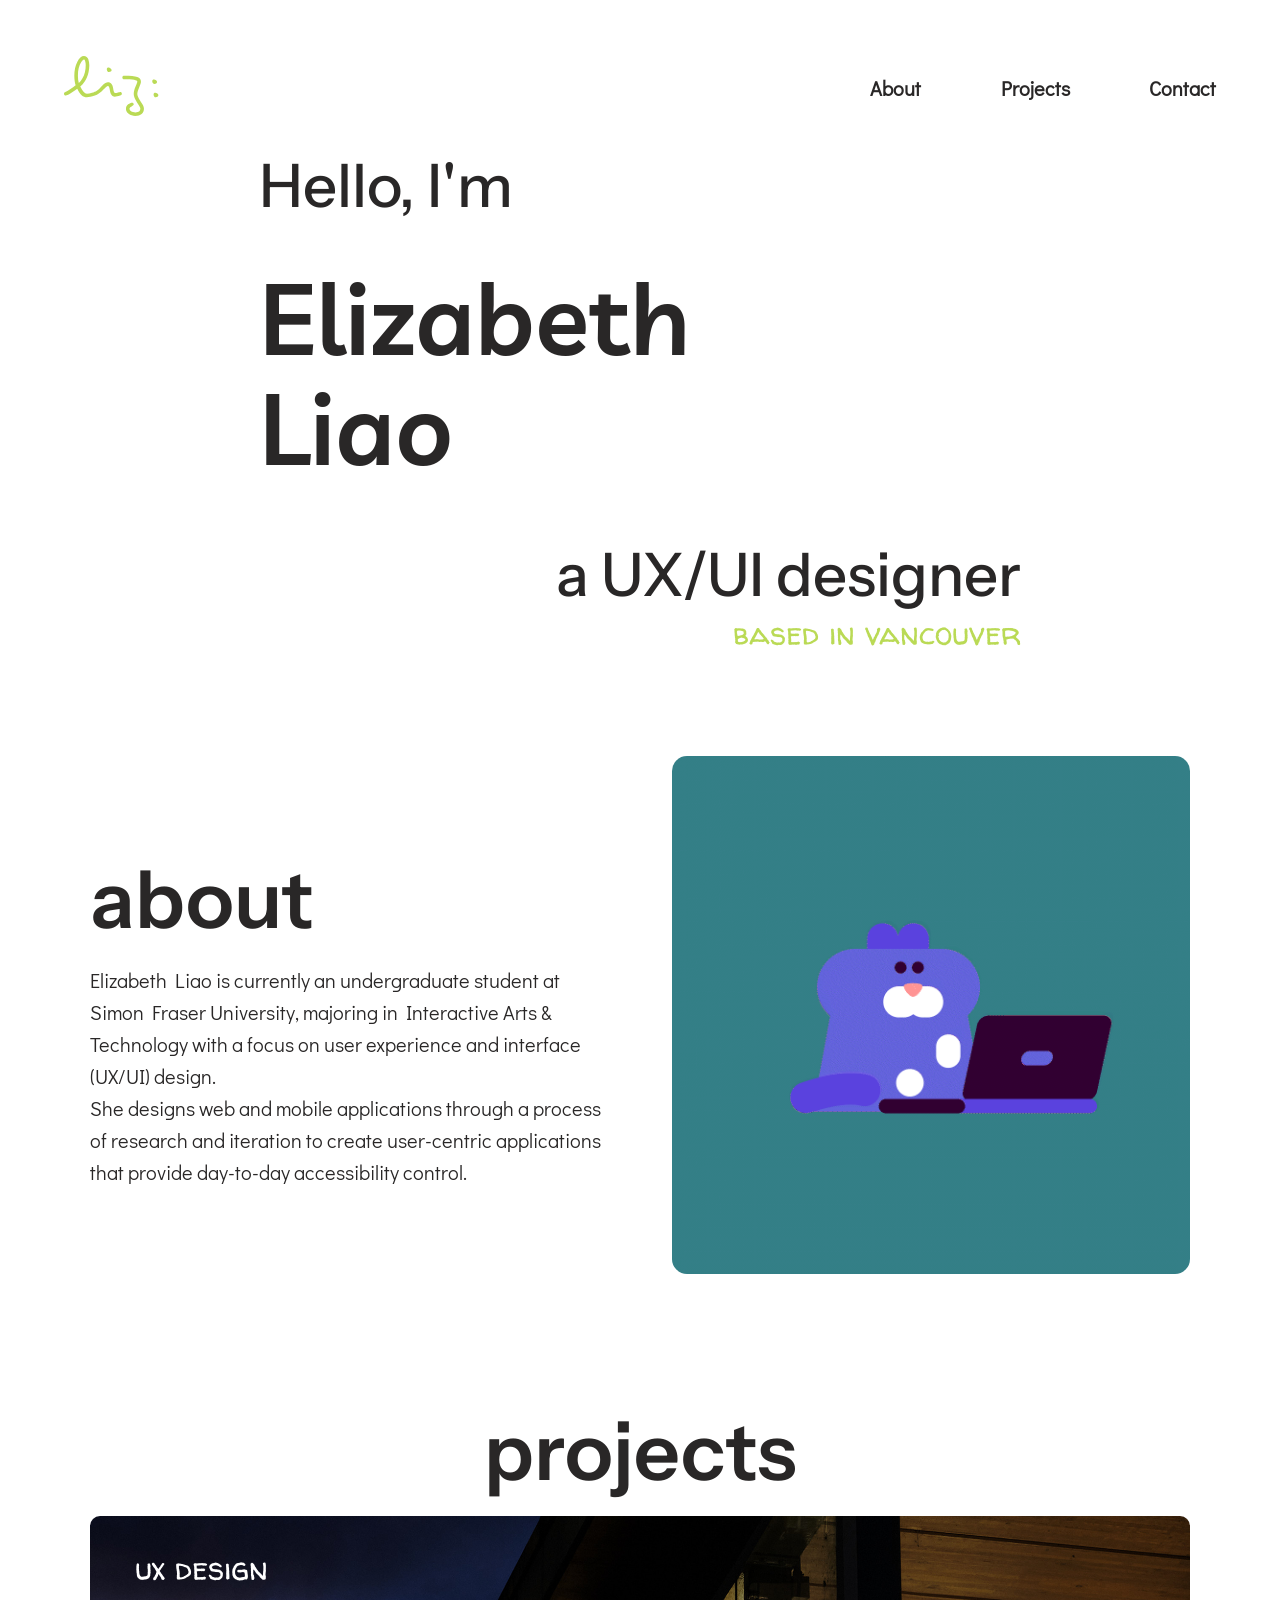
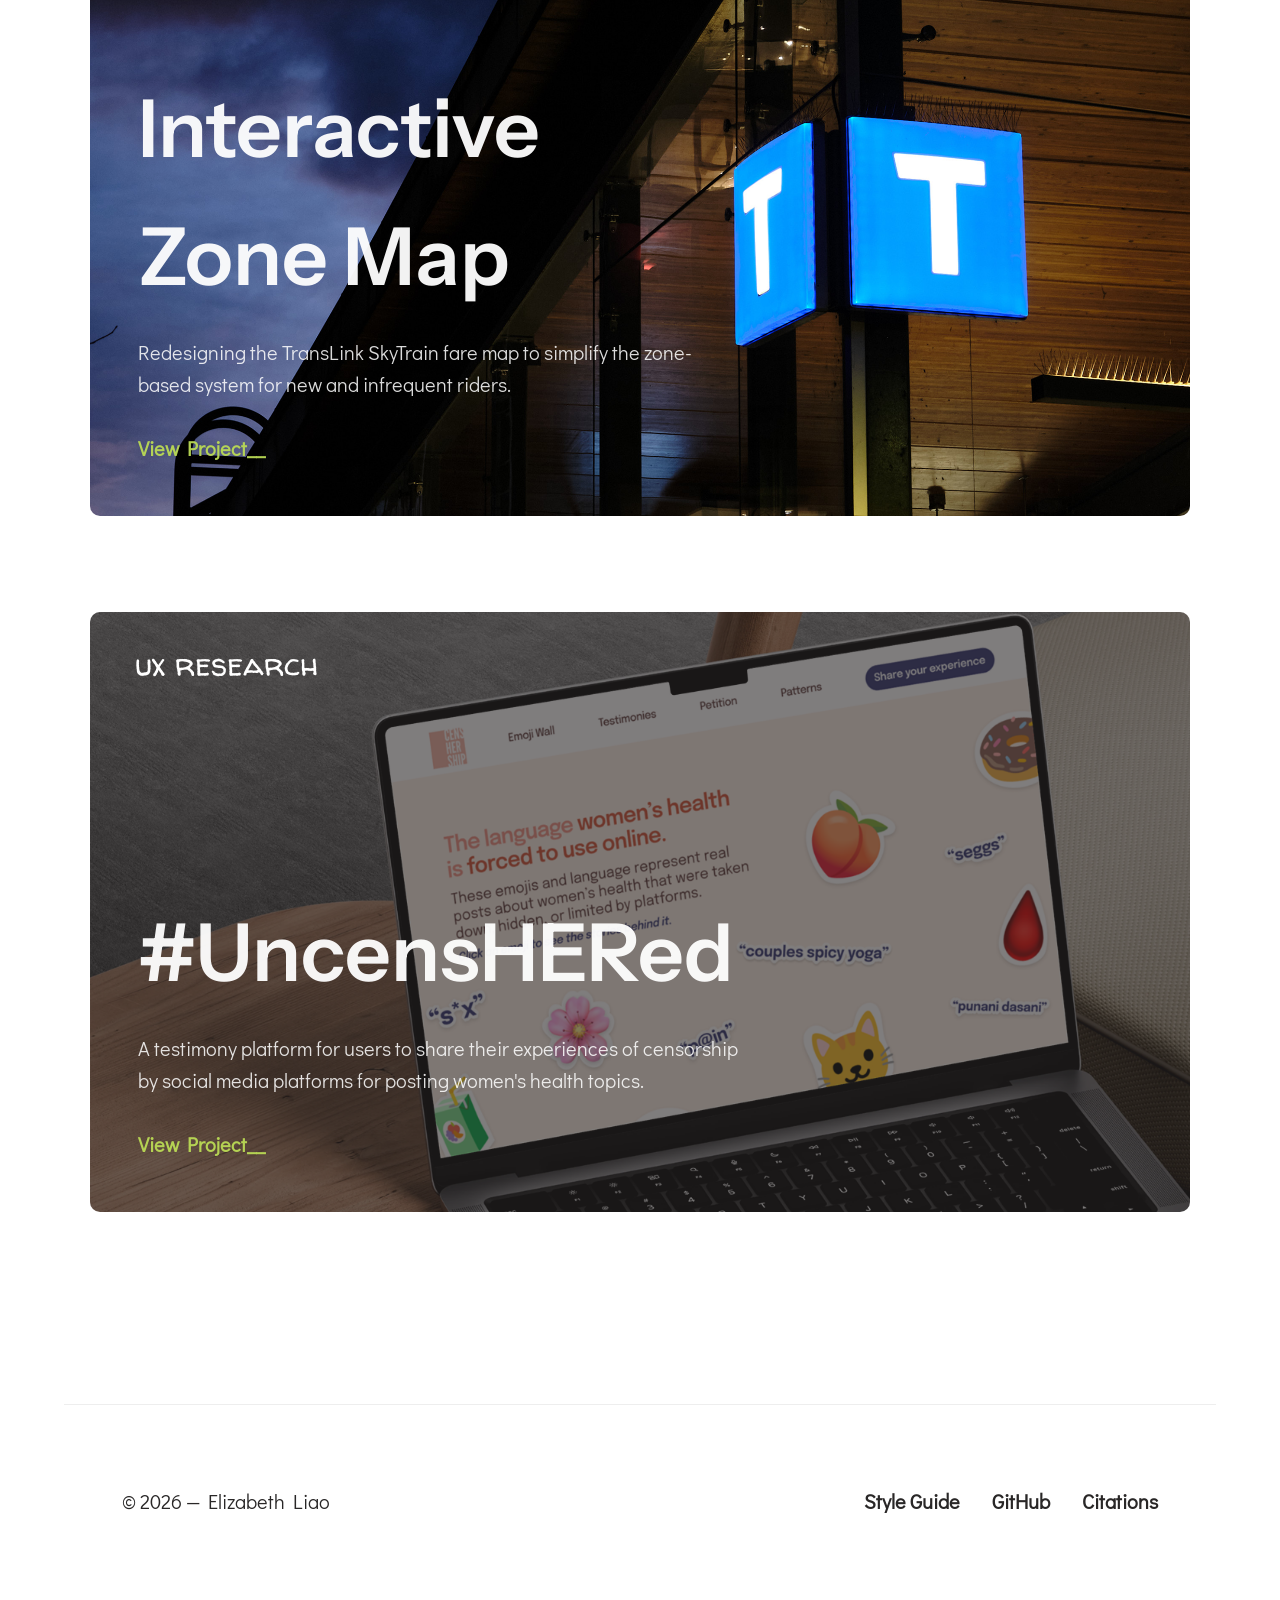
<file: index.html>
<!DOCTYPE html>
<html lang="en">

<head>
    <meta charset="UTF-8">
    <meta name="viewport" content="width=device-width, initial-scale=1.0">
    <link href="css/main.css" rel="stylesheet">
    <link href="css/pages.css" rel="stylesheet">
    <title>Elizabeth Liao - UX/UI Designer</title>

</head>

<body>
    <header class="project-header">
        <nav class="nav box">
            <div class="logo">
                <img src="img/logo.svg" alt="Logo">
            </div>
            <input type="checkbox" id="menu-toggle" class="menu-checkbox">
            <label for="menu-toggle" class="hamburger">
                <span></span>
                <span></span>
                <span></span>
            </label>
            <div class="nav-link">
                <a class="box-item-nav" href="#">About</a>
                <a class="box-item-nav" href="#projects">Projects</a>
                <a class="box-item-nav" href="contacts.html">Contact</a>
            </div>
            
        </nav>
    </header>

    <main>
        <section class="hero">
            <h3 class="hero-hello">Hello, I'm</h3>

            <h1 class="hero-name">
                Elizabeth<br>
                Liao
            </h1>

            <div class="hero-subtitle">
                <h3>a UX/UI designer</h3>
                <h4>based in vancouver</h4>
            </div>
        </section>

        <section class="about">
            <div class="about-text">
                <h2>about</h2>
                <p>Elizabeth Liao is currently an undergraduate student at Simon Fraser University, majoring in
                    Interactive Arts & Technology with a focus on user experience and interface (UX/UI) design.<br>
                    She designs web and mobile applications through a process of research and iteration to create
                    user-centric applications that provide day-to-day accessibility control.</p>
            </div>
            <div class="about-image">
                <img src="img/Cat.gif" alt="About Image">
            </div>
        </section>

        <section id="projects" class="projects">
            <h2 class="projects-heading">projects</h2>

            <div class="project-card">
                <div class="project-tags">
                    <h4><span class="category">ux design</span></h4>
                </div>

                <img src="img/translink-hero.png" alt="Project Thumbnail">

                <a href="projects/translink.html" class="card-overlay">
                    <div class="overlay-content">
                        <h2 class="project-title">Interactive<br>Zone Map</h2>
                        <p class="project-description">
                            Redesigning the TransLink SkyTrain fare map to simplify the zone-based system for new and
                            infrequent riders.
                        </p>
                        <p><span class="view-project"><strong>View Project__</strong></span></p>
                    </div>
                </a>
            </div>

            <div class="project-card">
                <div class="project-tags">
                    <h4><span class="category">ux research</span></h4>
                </div>

                <img src="img/uncenshered_hero.png" alt="Project Thumbnail">

                <a href="projects/uncenshered.html" class="card-overlay">
                    <div class="overlay-content">
                        <h2 class="project-title">#UncensHERed</h2>
                        <p class="project-description">
                            A testimony platform for users to share their experiences of censorship by social media
                            platforms for posting women's health topics.
                        </p>
                        <p><span class="view-project"><strong>View Project__</strong></span></p>
                    </div>
                </a>
            </div>
        </section>
    </main>

    <footer class="main-footer">
        <p class="footer-year">© 2026 — Elizabeth Liao</p>
        <div class="footer-links">
            <a href="styleguide.html" class="footer-link">Style Guide</a>
            <a href="https://github.com/rouyu0405/IAT339portfolio" class="footer-link">GitHub</a>
            <a href="citations.html" class="footer-link">Citations</a>
        </div>
    </footer>

</body>

</html>
</file>
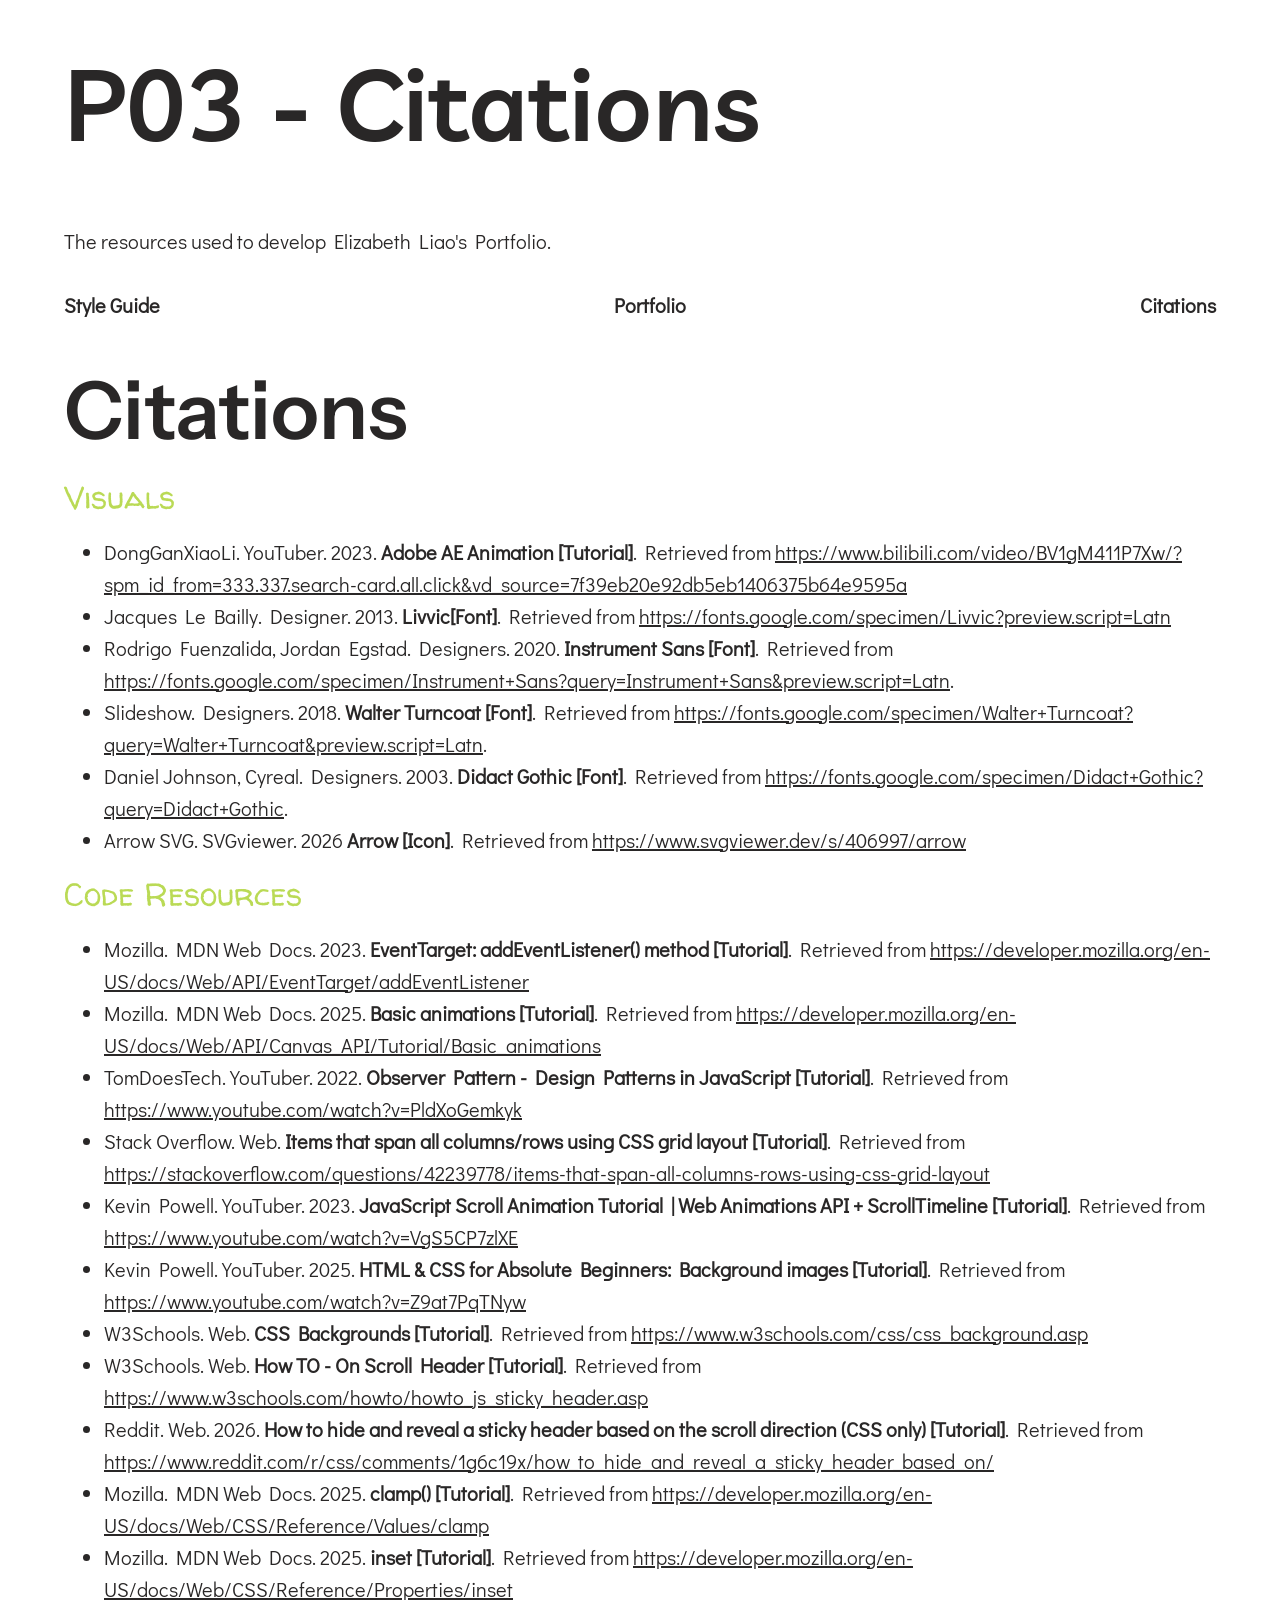
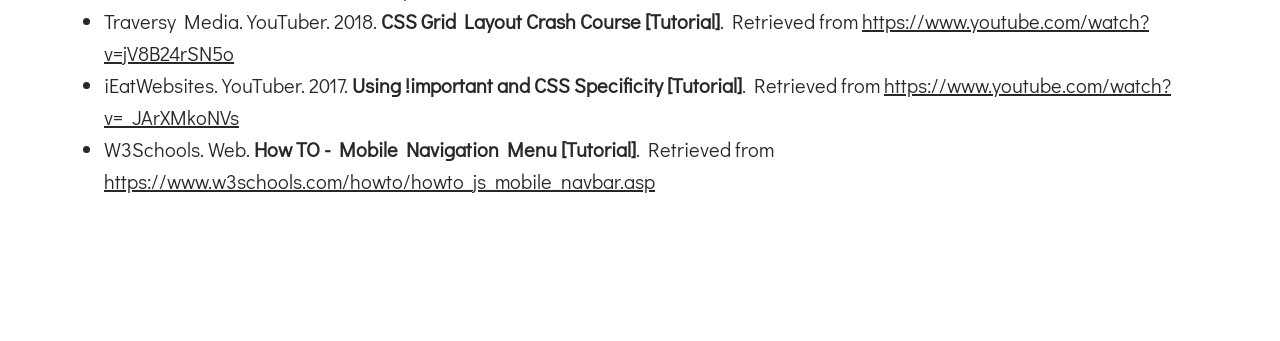
<file: citations.html>
<!DOCTYPE html>
<html lang="en">

<head>
    <meta charset="UTF-8">
    <meta name="viewport" content="width=device-width, initial-scale=1.0">
    <link href="css/main.css" rel="stylesheet">
    <link href="css/pages.css" rel="stylesheet">
    <title>Elizabeth Liao - UX/UI Designer</title>

</head>

<body>
    <header>
        <h1>P03 - Citations</h1>
        <p>The resources used to develop Elizabeth Liao's Portfolio.</p>

        <nav class="nav box">
            <a href="styleguide.html" class="box-item-nav">Style Guide</a>
            <a href="index.html" class="box-item-nav">Portfolio</a>
            <a href="#" class="box-item-nav">Citations</a>
        </nav>
    </header>


    <section id="citations">
        <h2>Citations</h2>

        <h4>Visuals</h4>
        <ul>
            <li>DongGanXiaoLi. YouTuber. 2023. <strong>Adobe AE Animation [Tutorial]</strong>. Retrieved from <a
                    href="https://www.bilibili.com/video/BV1gM411P7Xw/?spm_id_from=333.337.search-card.all.click&vd_source=7f39eb20e92db5eb1406375b64e9595a">https://www.bilibili.com/video/BV1gM411P7Xw/?spm_id_from=333.337.search-card.all.click&vd_source=7f39eb20e92db5eb1406375b64e9595a</a>
            </li>
            <li>Jacques Le Bailly. Designer. 2013. <strong>Livvic[Font]</strong>. Retrieved
                from <a
                    href="https://fonts.google.com/specimen/Livvic?preview.script=Latn">https://fonts.google.com/specimen/Livvic?preview.script=Latn</a>
            </li>
            <li>Rodrigo Fuenzalida, Jordan Egstad. Designers. 2020. <strong>Instrument Sans [Font]</strong>. Retrieved
                from <a
                    href="https://fonts.google.com/specimen/Instrument+Sans?query=Instrument+Sans&preview.script=Latn">https://fonts.google.com/specimen/Instrument+Sans?query=Instrument+Sans&preview.script=Latn</a>.
            </li>
            <li>Slideshow. Designers. 2018. <strong>Walter Turncoat [Font]</strong>. Retrieved from <a
                    href="https://fonts.google.com/specimen/Walter+Turncoat?query=Walter+Turncoat&preview.script=Latn">https://fonts.google.com/specimen/Walter+Turncoat?query=Walter+Turncoat&preview.script=Latn</a>.
            </li>
            <li>Daniel Johnson, Cyreal. Designers. 2003. <strong>Didact Gothic [Font]</strong>. Retrieved from <a
                    href="https://fonts.google.com/specimen/Didact+Gothic?query=Didact+Gothic">https://fonts.google.com/specimen/Didact+Gothic?query=Didact+Gothic</a>.
            </li>
            <li>Arrow SVG. SVGviewer. 2026 <strong>Arrow [Icon]</strong>. Retrieved from <a
                    href="https://www.svgviewer.dev/s/406997/arrow">https://www.svgviewer.dev/s/406997/arrow</a></li>
        </ul>

        <h4>Code Resources</h4>
        <ul>
            <li>Mozilla. MDN Web Docs. 2023. <strong>EventTarget: addEventListener() method [Tutorial]</strong>.
                Retrieved from <a
                    href="https://developer.mozilla.org/en-US/docs/Web/API/EventTarget/addEventListener">https://developer.mozilla.org/en-US/docs/Web/API/EventTarget/addEventListener</a>
            </li>
            <li>Mozilla. MDN Web Docs. 2025. <strong>Basic animations [Tutorial]</strong>. Retrieved from <a
                    href="https://developer.mozilla.org/en-US/docs/Web/API/Canvas_API/Tutorial/Basic_animations">https://developer.mozilla.org/en-US/docs/Web/API/Canvas_API/Tutorial/Basic_animations</a>
            </li>
            <li>TomDoesTech. YouTuber. 2022. <strong>Observer Pattern - Design Patterns in JavaScript
                    [Tutorial]</strong>. Retrieved from <a
                    href="https://www.youtube.com/watch?v=PldXoGemkyk">https://www.youtube.com/watch?v=PldXoGemkyk</a>
            </li>
            <li>Stack Overflow. Web. <strong>Items that span all columns/rows using CSS grid layout [Tutorial]</strong>.
                Retrieved from <a
                    href="https://stackoverflow.com/questions/42239778/items-that-span-all-columns-rows-using-css-grid-layout">https://stackoverflow.com/questions/42239778/items-that-span-all-columns-rows-using-css-grid-layout</a>
            </li>
            <li>Kevin Powell. YouTuber. 2023. <strong>JavaScript Scroll Animation Tutorial | Web Animations API +
                    ScrollTimeline
                    [Tutorial]</strong>. Retrieved from <a
                    href="https://www.youtube.com/watch?v=VgS5CP7zlXE">https://www.youtube.com/watch?v=VgS5CP7zlXE</a>
            </li>
            <li>Kevin Powell. YouTuber. 2025. <strong>
                    HTML & CSS for Absolute Beginners: Background images
                    [Tutorial]</strong>. Retrieved from <a
                    href="https://www.youtube.com/watch?v=Z9at7PqTNyw">https://www.youtube.com/watch?v=Z9at7PqTNyw</a>
            </li>
            <li>W3Schools. Web. <strong>CSS Backgrounds [Tutorial]</strong>. Retrieved from <a
                    href="https://www.w3schools.com/css/css_background.asp">https://www.w3schools.com/css/css_background.asp</a>
            </li>
            <li>W3Schools. Web. <strong>How TO - On Scroll Header [Tutorial]</strong>. Retrieved from <a
                    href="https://www.w3schools.com/howto/howto_js_sticky_header.asp">https://www.w3schools.com/howto/howto_js_sticky_header.asp</a>
            </li>
            <li>Reddit. Web. 2026. <strong>How to hide and reveal a sticky header based on the scroll direction (CSS only) [Tutorial]</strong>. Retrieved from <a
                    href="https://www.reddit.com/r/css/comments/1g6c19x/how_to_hide_and_reveal_a_sticky_header_based_on/">https://www.reddit.com/r/css/comments/1g6c19x/how_to_hide_and_reveal_a_sticky_header_based_on/</a>
            </li>
            <li>Mozilla. MDN Web Docs. 2025. <strong>clamp() [Tutorial]</strong>. Retrieved from <a
                    href="https://developer.mozilla.org/en-US/docs/Web/CSS/Reference/Values/clamp">https://developer.mozilla.org/en-US/docs/Web/CSS/Reference/Values/clamp</a>
            </li>
            <li>Mozilla. MDN Web Docs. 2025. <strong>inset [Tutorial]</strong>. Retrieved from <a
                    href="https://developer.mozilla.org/en-US/docs/Web/CSS/Reference/Properties/inset">https://developer.mozilla.org/en-US/docs/Web/CSS/Reference/Properties/inset</a>
            </li>
            <li>Traversy Media. YouTuber. 2018. <strong>CSS Grid Layout Crash Course
                    [Tutorial]</strong>. Retrieved from <a
                    href="https://www.youtube.com/watch?v=jV8B24rSN5o">https://www.youtube.com/watch?v=jV8B24rSN5o</a>
            </li>
            <li>iEatWebsites. YouTuber. 2017. <strong>Using !important and CSS Specificity
                    [Tutorial]</strong>. Retrieved from <a
                    href="https://www.youtube.com/watch?v=_JArXMkoNVs">https://www.youtube.com/watch?v=_JArXMkoNVs</a>
            </li>
            <li>W3Schools. Web. <strong>How TO - Mobile Navigation Menu [Tutorial]</strong>. Retrieved from <a
                    href="https://www.w3schools.com/howto/howto_js_mobile_navbar.asp">https://www.w3schools.com/howto/howto_js_mobile_navbar.asp</a>
            </li>
        </ul>
    </section>

</body>

</html>
</file>
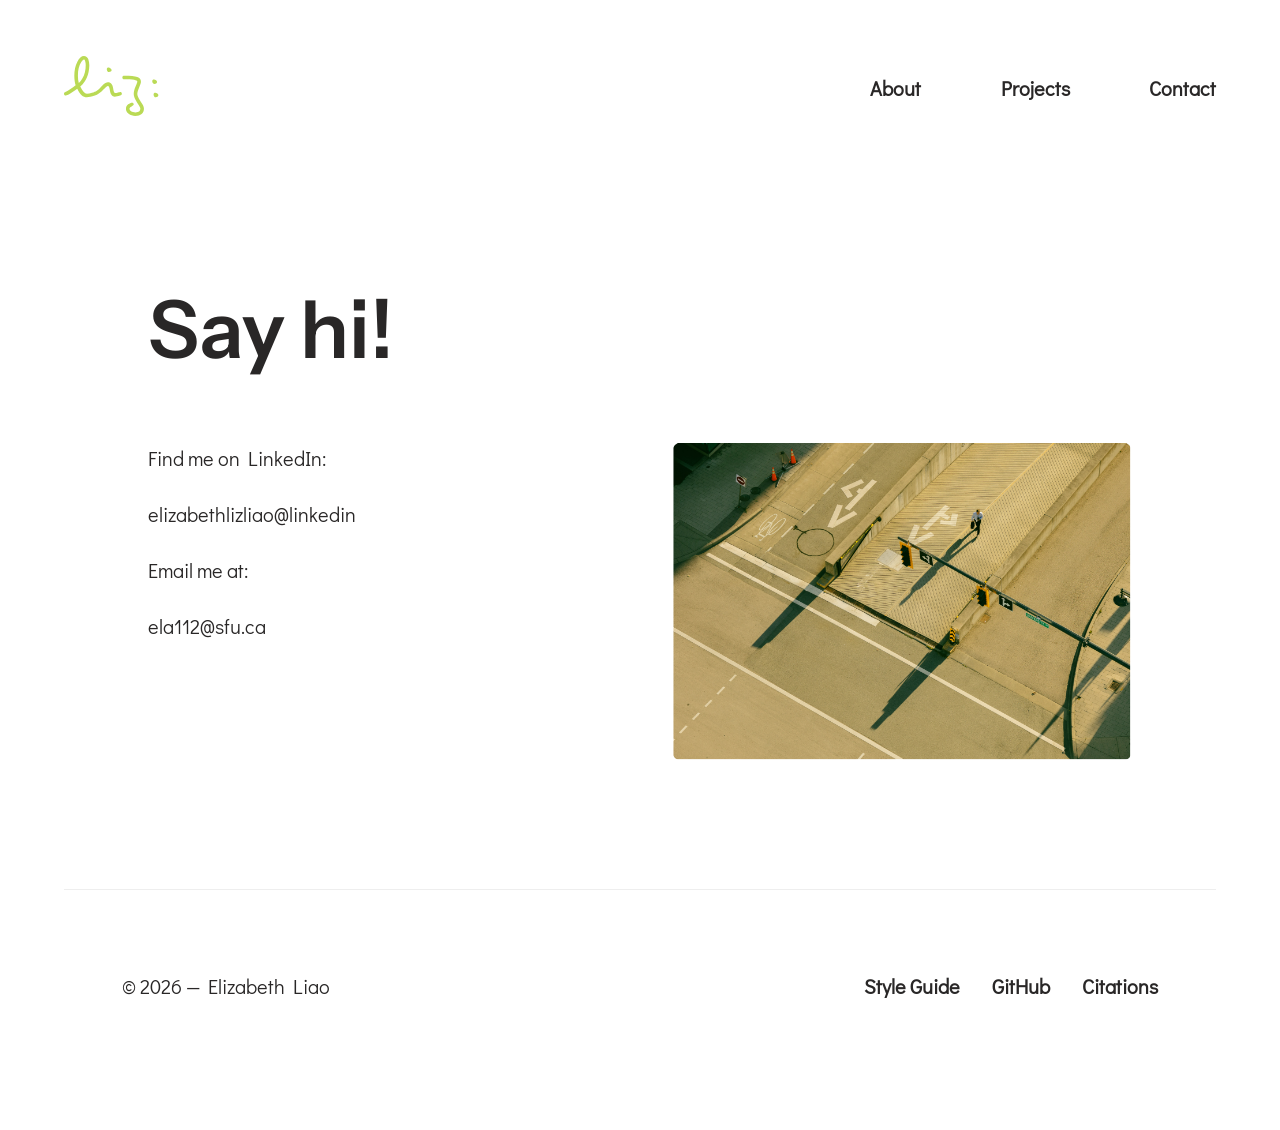
<file: contacts.html>
<!DOCTYPE html>
<html lang="en">

<head>
    <meta charset="UTF-8">
    <meta name="viewport" content="width=device-width, initial-scale=1.0">
    <link href="css/main.css" rel="stylesheet">
    <link href="css/pages.css" rel="stylesheet">
    <title>Elizabeth Liao - UX/UI Designer</title>

</head>

<body>
    <header class="project-header">
        <nav class="nav box">
            <div class="logo">
                <img src="img/logo.svg" alt="Logo">
            </div>
            <input type="checkbox" id="menu-toggle" class="menu-checkbox">
            <label for="menu-toggle" class="hamburger">
                <span></span>
                <span></span>
                <span></span>
            </label>
            <div class="nav-link">
                <a class="box-item-nav" href="index.html">About</a>
                <a class="box-item-nav" href="index.html#projects">Projects</a>
                <a class="box-item-nav" href="#">Contact</a>
            </div>
            
        </nav>
    </header>

    <main class="contact-main">
        <!-- Section Title -->
        <section class="title-section">
            <h2 class="section-title">Say hi!</h2>
        </section>

        <!-- Contact Section -->
        <section class="contact-section">
            <div class="contact-left">
                <div class="contact-info">
                    <p>Find me on LinkedIn:</p>
                    <p>elizabethlizliao@linkedin</p>
                </div>

                <div class="contact-info">
                    <p>Email me at:</p>
                    <p>ela112@sfu.ca</p>
                </div>
            </div>

            <div class="contact-right">
                <div class="contact-img"><img src="img/contact.png" /></div>
            </div>
        </section>
    </main>

    <!-- Footer -->
    <footer class="main-footer">
        <p class="footer-year">© 2026 — Elizabeth Liao</p>
        <div class="footer-links">
            <a href="styleguide.html" class="footer-link">Style Guide</a>
            <a href="https://github.com/rouyu0405/IAT339portfolio" class="footer-link">GitHub</a>
            <a href="citations.html" class="footer-link">Citations</a>
        </div>
    </footer>

</body>

</html>
</file>
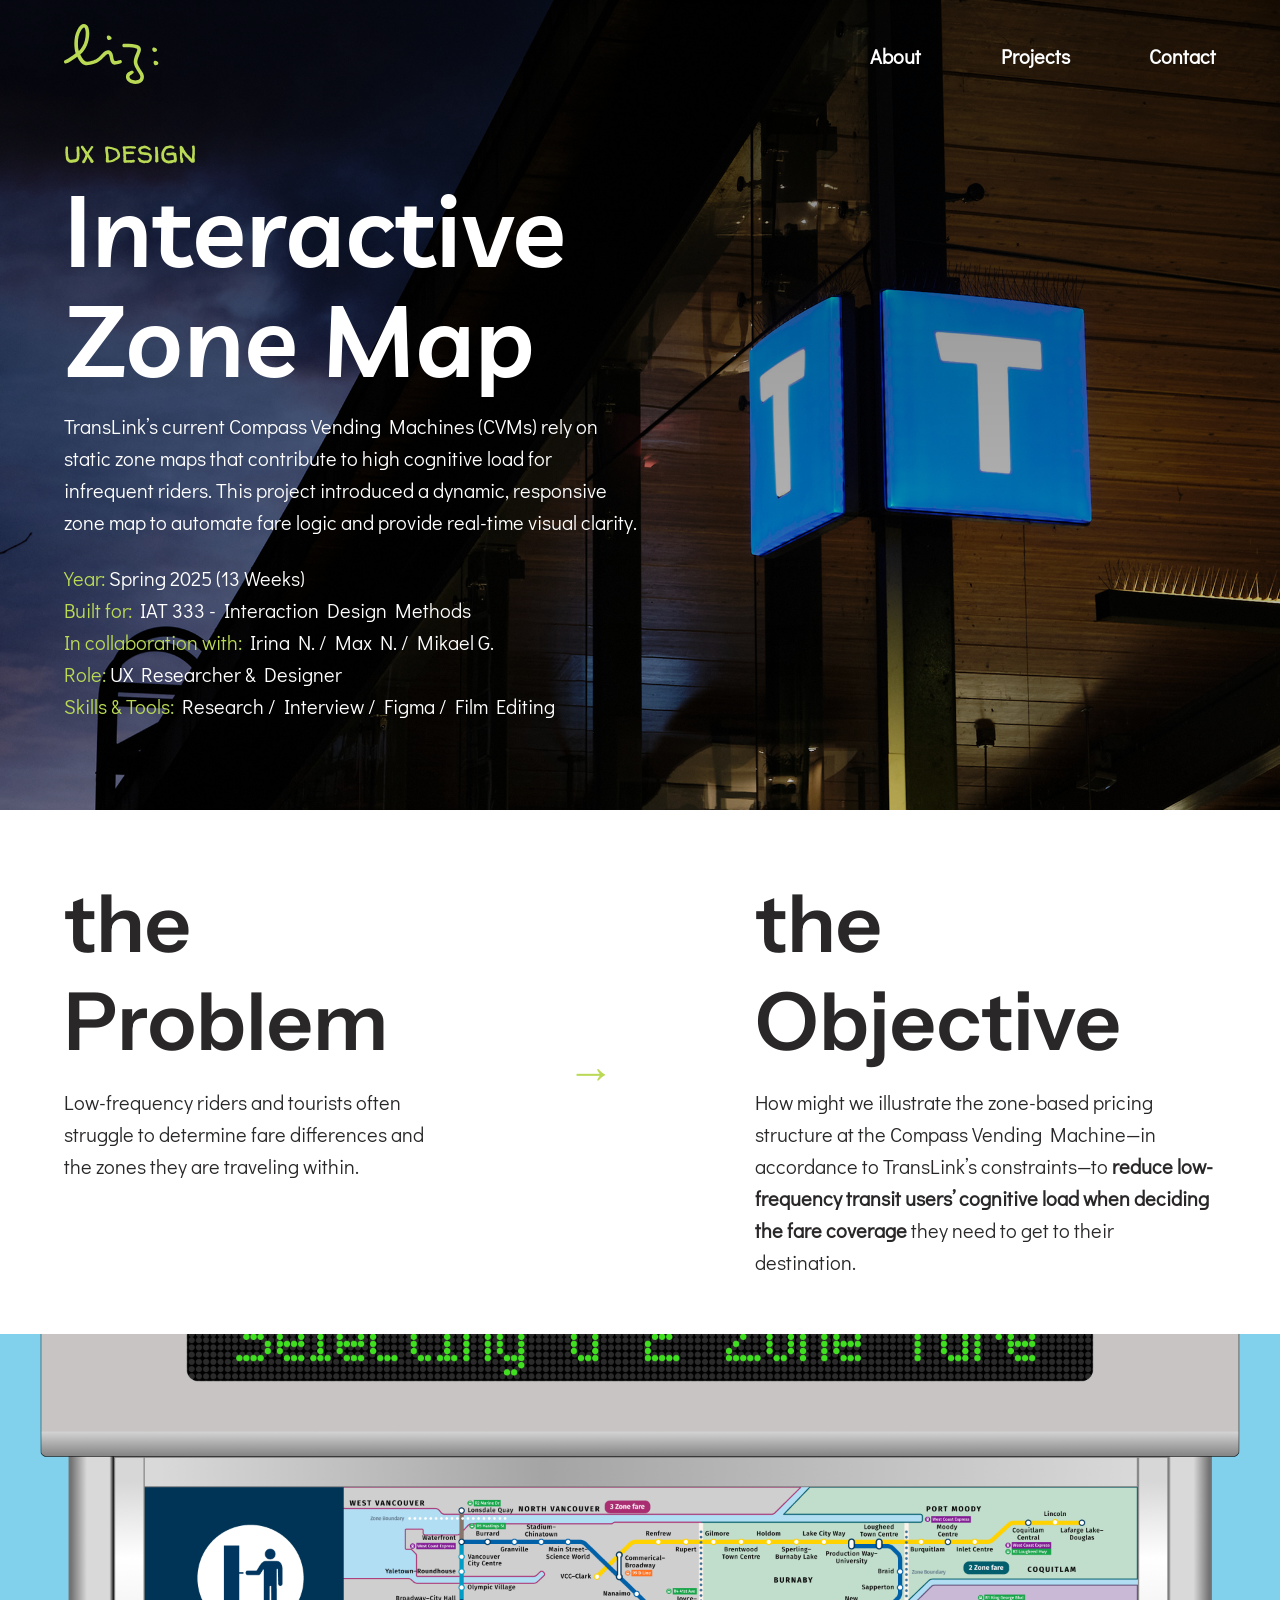
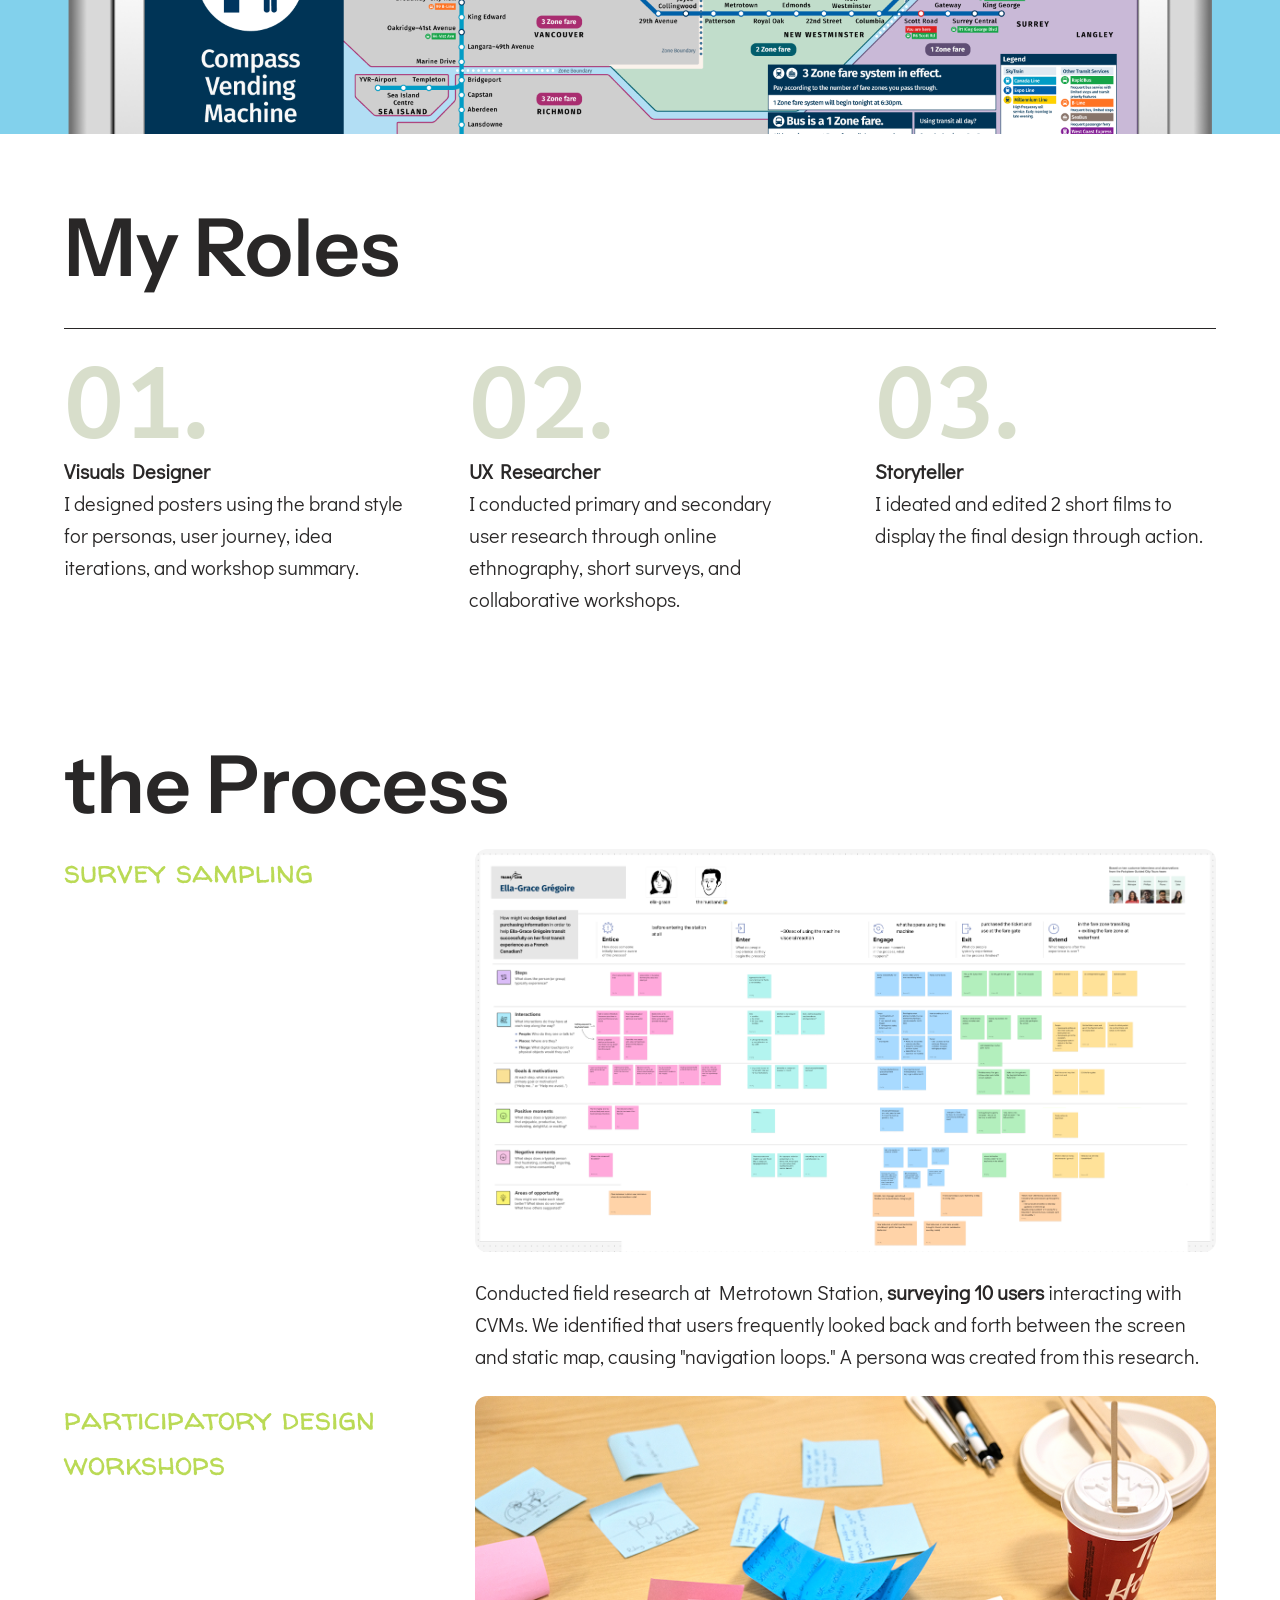
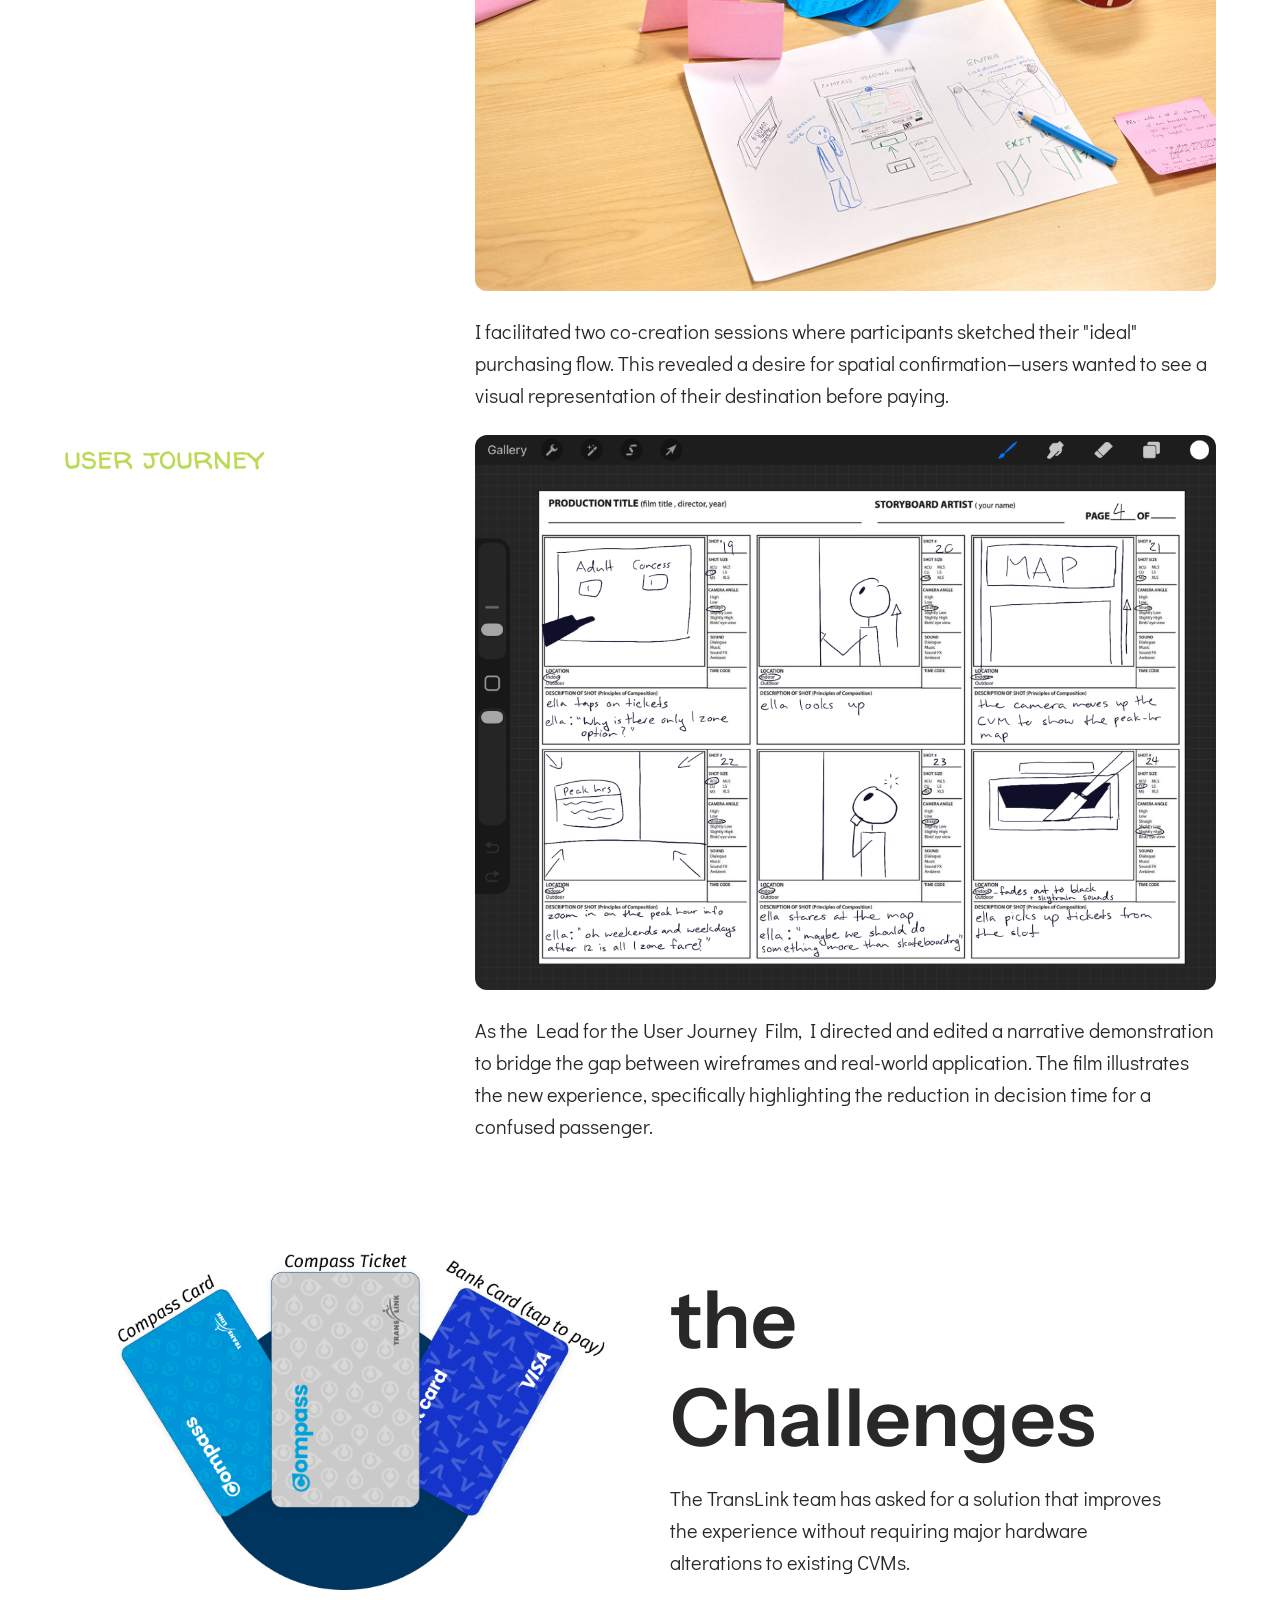
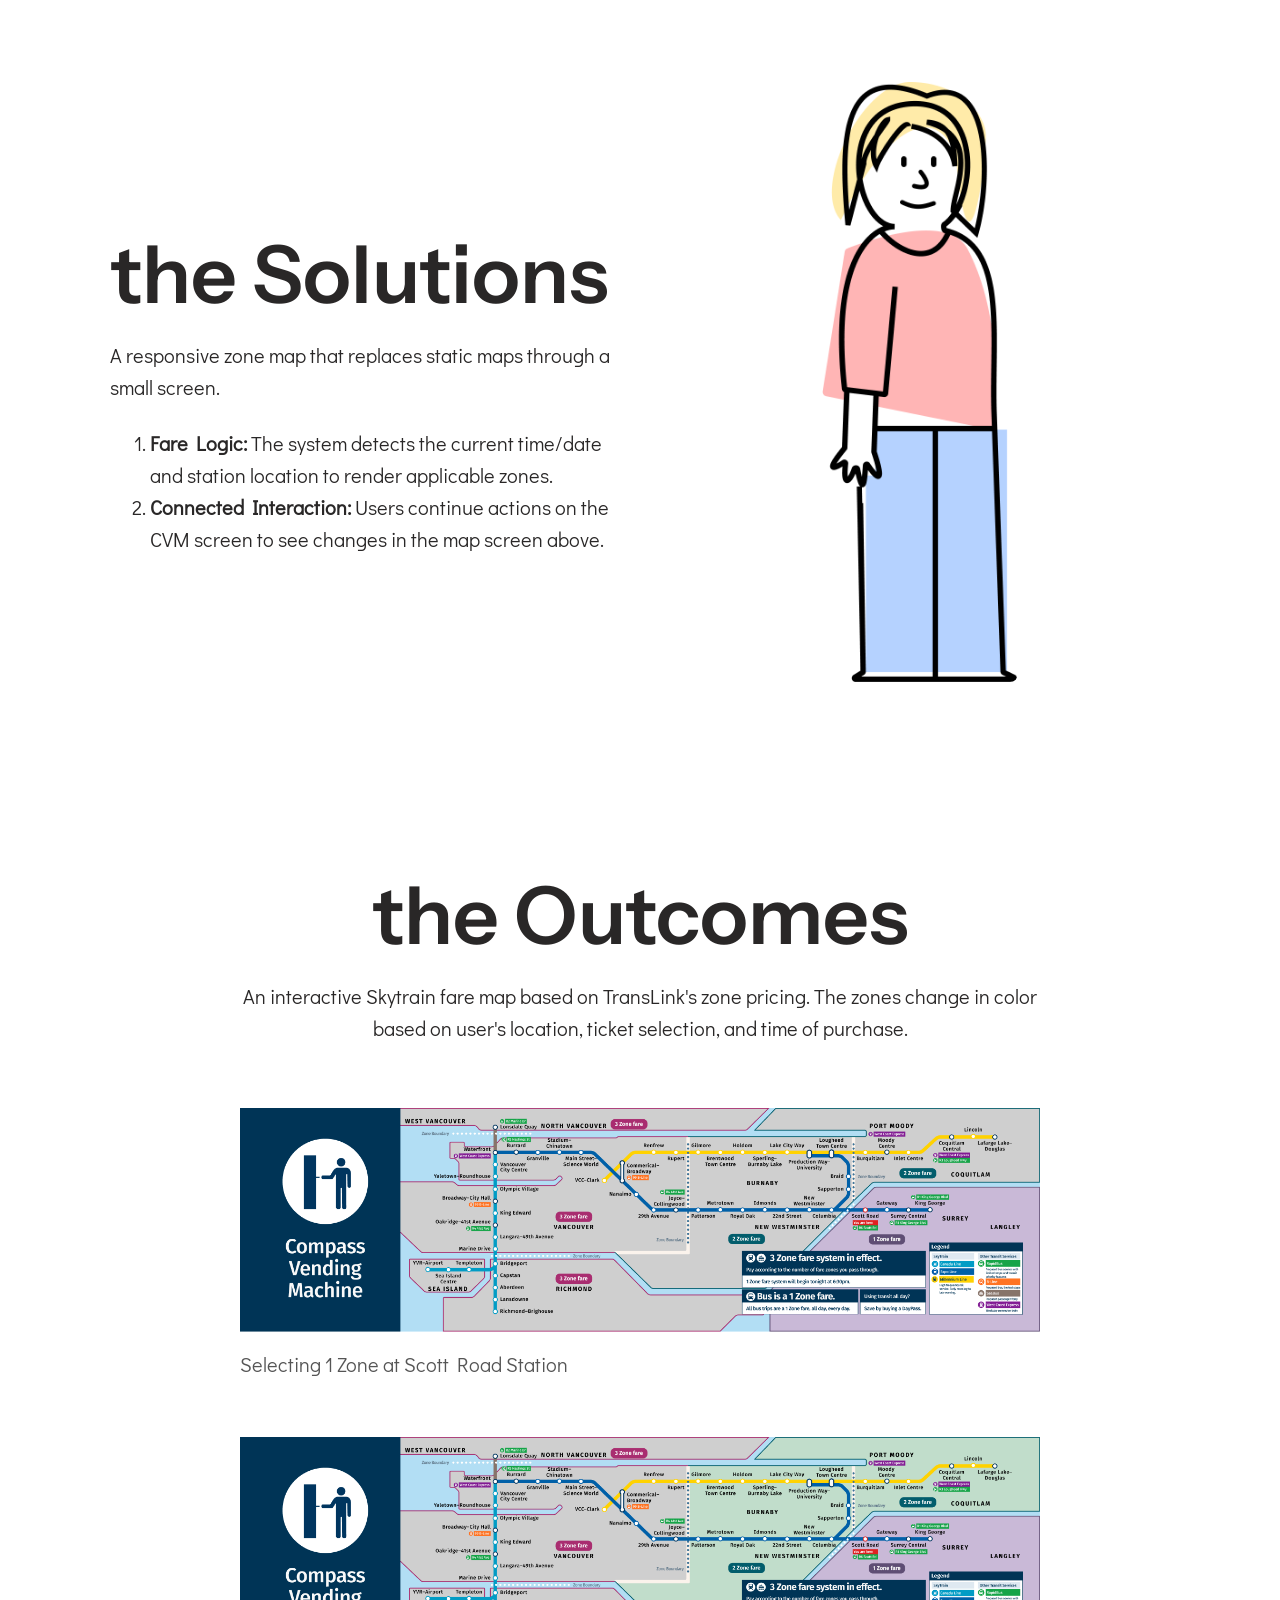
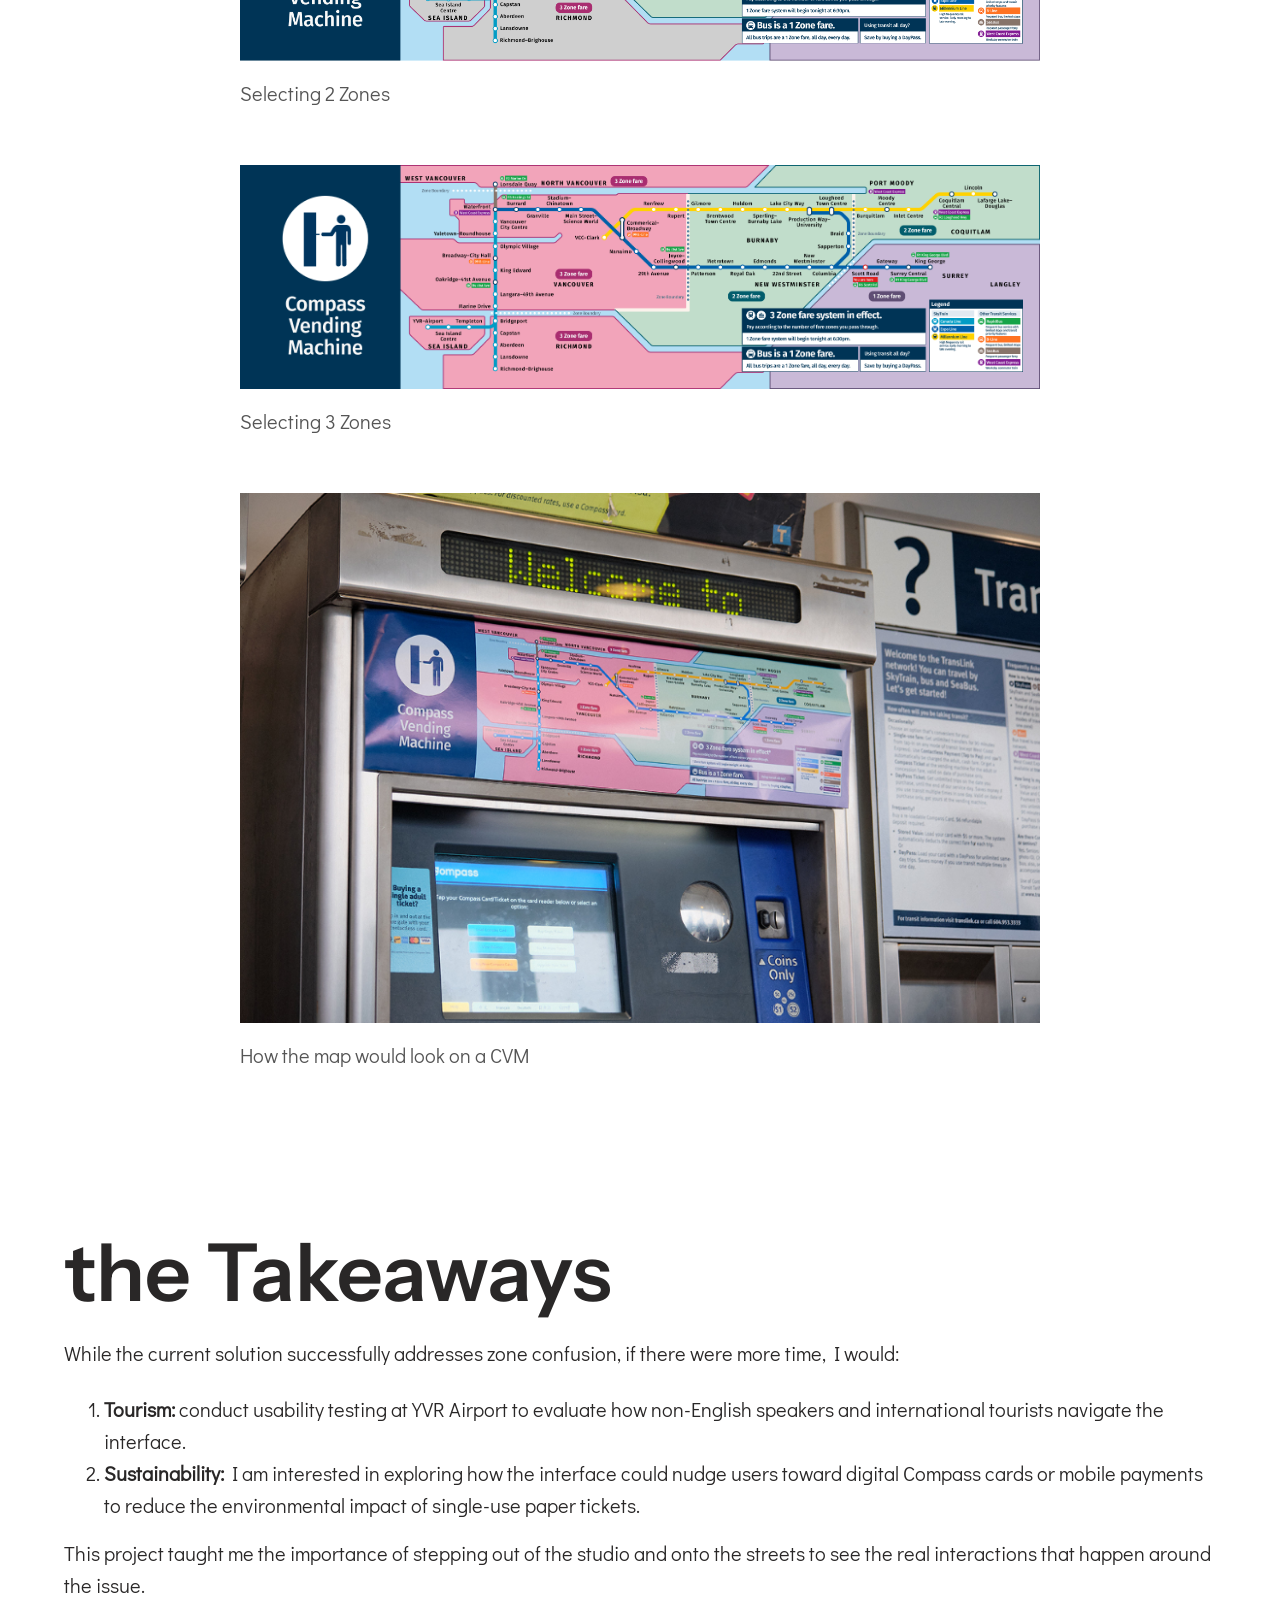
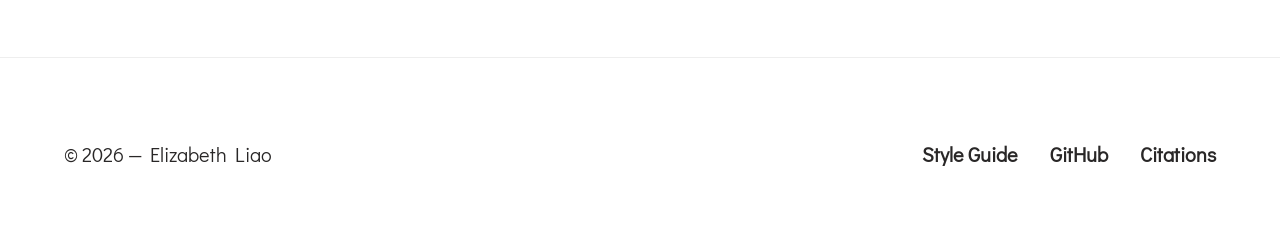
<file: projects/translink.html>
<!DOCTYPE html>
<html lang="en">

<head>
    <meta charset="UTF-8">
    <meta name="viewport" content="width=device-width, initial-scale=1.0">
    <link
        href="https://fonts.googleapis.com/css2?family=Didact+Gothic&family=Instrument+Sans:ital,wght@0,400..700;1,400..700&family=Livvic:ital,wght@0,100;0,200;0,300;0,400;0,500;0,600;0,700;0,900;1,100;1,200;1,300;1,400;1,500;1,600;1,700;1,900&family=Walter+Turncoat&family=Pecita:wght@400&display=swap"
        rel="stylesheet">
    <link href="../css/main.css" rel="stylesheet">
    <link href="../css/project.css" rel="stylesheet">
    <title>Interactive Zone Map - Elizabeth Liao</title>
</head>

<body>
    <header class="project-header">
        <nav class="nav box">
            <div class="logo">
                <img src="../img/logo.svg" alt="Logo">
            </div>
            <input type="checkbox" id="menu-toggle" class="menu-checkbox">
            <label for="menu-toggle" class="hamburger">
                <span></span>
                <span></span>
                <span></span>
            </label>
            <div class="nav-link">
                <a class="box-item-nav" href="../index.html">About</a>
                <a class="box-item-nav" href="../index.html#projects">Projects</a>
                <a class="box-item-nav" href="../contacts.html">Contact</a>
            </div>
            
        </nav>
    </header>

    <main>
        <section class="translink-hero-section">
            <div class="hero-content">
                <div class="hero-text">
                    <h4><span class="label">ux design</span></h4>
                    <h1 class="hero-title">Interactive<br>Zone Map</h1>
                    <p class="hero-description">
                        TransLink’s current Compass Vending Machines (CVMs) rely on static zone maps that contribute to
                        high cognitive load for infrequent riders. This project introduced a dynamic, responsive zone
                        map to automate fare logic and provide real-time visual clarity.
                    </p>

                    <div class="hero-metadata">
                        <p><span class="label">Year:</span> Spring 2025 (13 Weeks)<br>
                            <span class="label">Built for:</span> IAT 333 - Interaction Design Methods<br>
                            <span class="label">In collaboration with:</span> Irina N. / Max N. / Mikael G.<br>
                            <span class="label">Role:</span> UX Researcher & Designer<br>
                            <span class="label">Skills & Tools:</span> Research / Interview / Figma / Film Editing
                        </p>
                    </div>
                </div>
            </div>
        </section>

        <section class="content-section">
            <div class="section-grid">
                <div class="section-col objective">
                    <h2 class="section-heading">the Problem</h2>
                    <p class="section-text">
                        Low-frequency riders and tourists often struggle to determine fare differences and the zones
                        they are traveling within.
                    </p>
                </div>

                <div class="section-col arrow" aria-hidden="true">→</div>

                <div class="section-col outcome-summary">
                    <h2 class="section-heading">the Objective</h2>
                    <p class="section-text">
                        How might we illustrate the zone-based pricing structure at the Compass Vending Machine—in
                        accordance to TransLink’s constraints—to <strong>reduce low-frequency transit users’ cognitive
                            load when
                            deciding the fare coverage</strong> they need to get to their destination.
                    </p>
                </div>
            </div>
        </section>

        <section class="outcome-example">
            <img src="../img/transllink.png" alt="Final concpet">
        </section>

        <section class="content-section">
            <h2 class="section-heading section-title">My Roles</h2>
            <div class="roles-grid">
                <div class="role-item">
                    <h1 class="role-number">01.</h1>
                    <p class="role-text"><strong>Visuals Designer</strong><br>I designed posters using the brand style
                        for personas, user journey, idea iterations, and workshop summary.</p>
                </div>
                <div class="role-item">
                    <h1 class="role-number">02.</h1>
                    <p class="role-text"><strong>UX Researcher</strong><br>I conducted primary and secondary user
                        research through online ethnography, short surveys, and collaborative workshops.</p>
                </div>
                <div class="role-item">
                    <h1 class="role-number">03.</h1>
                    <p class="role-text"><strong>Storyteller</strong><br>I ideated and edited 2 short films to display
                        the final design through action.</p>
                </div>
            </div>
        </section>

        <section class="content-section">
            <h2 class="section-heading section-title">the Process</h2>

            <div class="process-container">
                <div class="process-column-left">
                    <h4>survey sampling</h4>
                </div>

                <div class="process-column-right">
                    <img src="../img/persona.png" alt="Persona made from research" class="process-image">
                    <div class="process-description">
                        <p>
                            Conducted field research at Metrotown Station, <strong>surveying 10 users</strong>
                            interacting with CVMs. We identified that users frequently looked back and forth
                            between the screen and static map, causing "navigation loops." A persona was created from
                            this research.
                        </p>
                    </div>
                </div>
            </div>

            <div class="process-container">
                <div class="process-column-left">
                    <h4>participatory design workshops</h4>
                </div>

                <div class="process-column-right">
                    <img src="../img/Workshop2.png" alt="Workshop notes" class="process-image">
                    <div class="process-description">
                        <p>
                            I facilitated two co-creation sessions where participants sketched their "ideal" purchasing
                            flow. This revealed a desire for spatial confirmation—users wanted to see a visual
                            representation of their destination before paying.
                        </p>
                    </div>
                </div>
            </div>

            <div class="process-container">
                <div class="process-column-left">
                    <h4>user journey</h4>
                </div>

                <div class="process-column-right">
                    <img src="../img/traans_storyboard.png" alt="Storyboard drawn in Procreate" class="process-image">
                    <div class="process-description">
                        <p>
                            As the Lead for the User Journey Film, I directed and edited a narrative demonstration to
                            bridge the gap between wireframes and real-world application. The film illustrates the new
                            experience, specifically highlighting the reduction in decision time for a confused
                            passenger.
                        </p>
                    </div>
                </div>
            </div>
        </section>

        <section class="challenges-container">
            <div class="challenges-row">
                <div class="challenges-image">
                    <img src="../img/fair_medium.png" alt="Description">
                </div>
                <div class="challenges-text">
                    <h2>the Challenges</h2>
                    <p>The TransLink team has asked for a solution that improves the experience without requiring major
                        hardware alterations to existing CVMs.</p>
                </div>
            </div>

            <div class="challenges-row">
                <div class="challenges-image ella">
                    <img src="../img/ella_grace.png" alt="Description">
                </div>
                <div class="challenges-text">
                    <h2>the Solutions</h2>
                    <p>A responsive zone map that replaces static maps through a small screen.</p>
                    <ol>
                        <li><strong>Fare Logic:</strong> The system detects the current time/date and station location
                            to
                            render
                            applicable zones.</li>

                        <li><strong>Connected Interaction:</strong> Users continue actions on the CVM screen to see
                            changes in the map
                            screen
                            above.</li>
                    </ol>
                
                </div>
            </div>
        </section>

        <section class="content-section">

            <div class="outcome-main">
                <h2>the Outcomes</h2>
                <div class="outcome-text">
                    <p>An interactive Skytrain fare map based on TransLink's zone pricing. The zones change in color
                        based on user's location, ticket selection, and time of purchase.</p>
                </div>
                <div class="outcome-img">
                    <img src="../img/zonemap1.png" alt="CVM Concept showing Zone 1">
                    <p>Selecting 1 Zone at Scott Road Station</p>
                </div>
                <div class="outcome-img">
                    <img src="../img/zonemap2.png" alt="CVM Concept showing Zone 2">
                    <p>Selecting 2 Zones</p>
                </div>
                <div class="outcome-img">
                    <img src="../img/zonemap3.png" alt="CVM Concept showing Zone 3">
                    <p>Selecting 3 Zones</p>
                </div>
                <div class="outcome-img">
                    <img src="../img/CVM_Concept.png" alt="Interactive Map on a CVM">
                    <p>How the map would look on a CVM</p>
                </div>
            </div>
        </section>

        <section class="content-section">
            <h2>the Takeaways</h2>

            <div class="takeaway-text">
                <p>While the current solution successfully addresses zone confusion, if there were more time, I would:</p>

                <ol>
                    <li><strong>Tourism:</strong> conduct usability testing at YVR Airport to evaluate how non-English
                        speakers and international tourists navigate the interface.</li>

                    <li><strong>Sustainability:</strong> I am interested in exploring how the interface could nudge users toward digital
                        Compass cards or mobile payments to reduce the environmental impact of single-use paper tickets.
                    </li>
                </ol>
                <p>This project taught me the importance of stepping out of the studio and onto the streets to see the
                real interactions that happen around the issue.</p>
            </div>
        </section>

        <footer class="main-footer">
            <p class="footer-year">© 2026 — Elizabeth Liao</p>
            <div class="footer-links">
                <a href="../styleguide.html" class="footer-link">Style Guide</a>
                <a href="https://github.com/rouyu0405/IAT339portfolio" class="footer-link">GitHub</a>
                <a href="../citations.html" class="footer-link">Citations</a>
            </div>
        </footer>
    </main>

    <script>

        const header = document.querySelector('.project-header');

        window.addEventListener('scroll', () => {
            if (window.scrollY > 50) {
                header.classList.add('scrolled');
            } else {
                header.classList.remove('scrolled');
            }
        });


        // scroll animation
        document.addEventListener('DOMContentLoaded', function () {
            const outcomeImages = document.querySelectorAll('.outcome-img');

            const observerOptions = {
                root: null,
                rootMargin: '0px',
                threshold: 0.25
            };

            const observerCallback = (entries, observer) => {
                entries.forEach(entry => {
                    if (entry.isIntersecting) {
                        entry.target.classList.add('animate-in');
                        observer.unobserve(entry.target);
                    }
                });
            };

            const observer = new IntersectionObserver(observerCallback, observerOptions);

            outcomeImages.forEach(image => {
                observer.observe(image);
            });
        });
    </script>
</body>

</html>
</file>
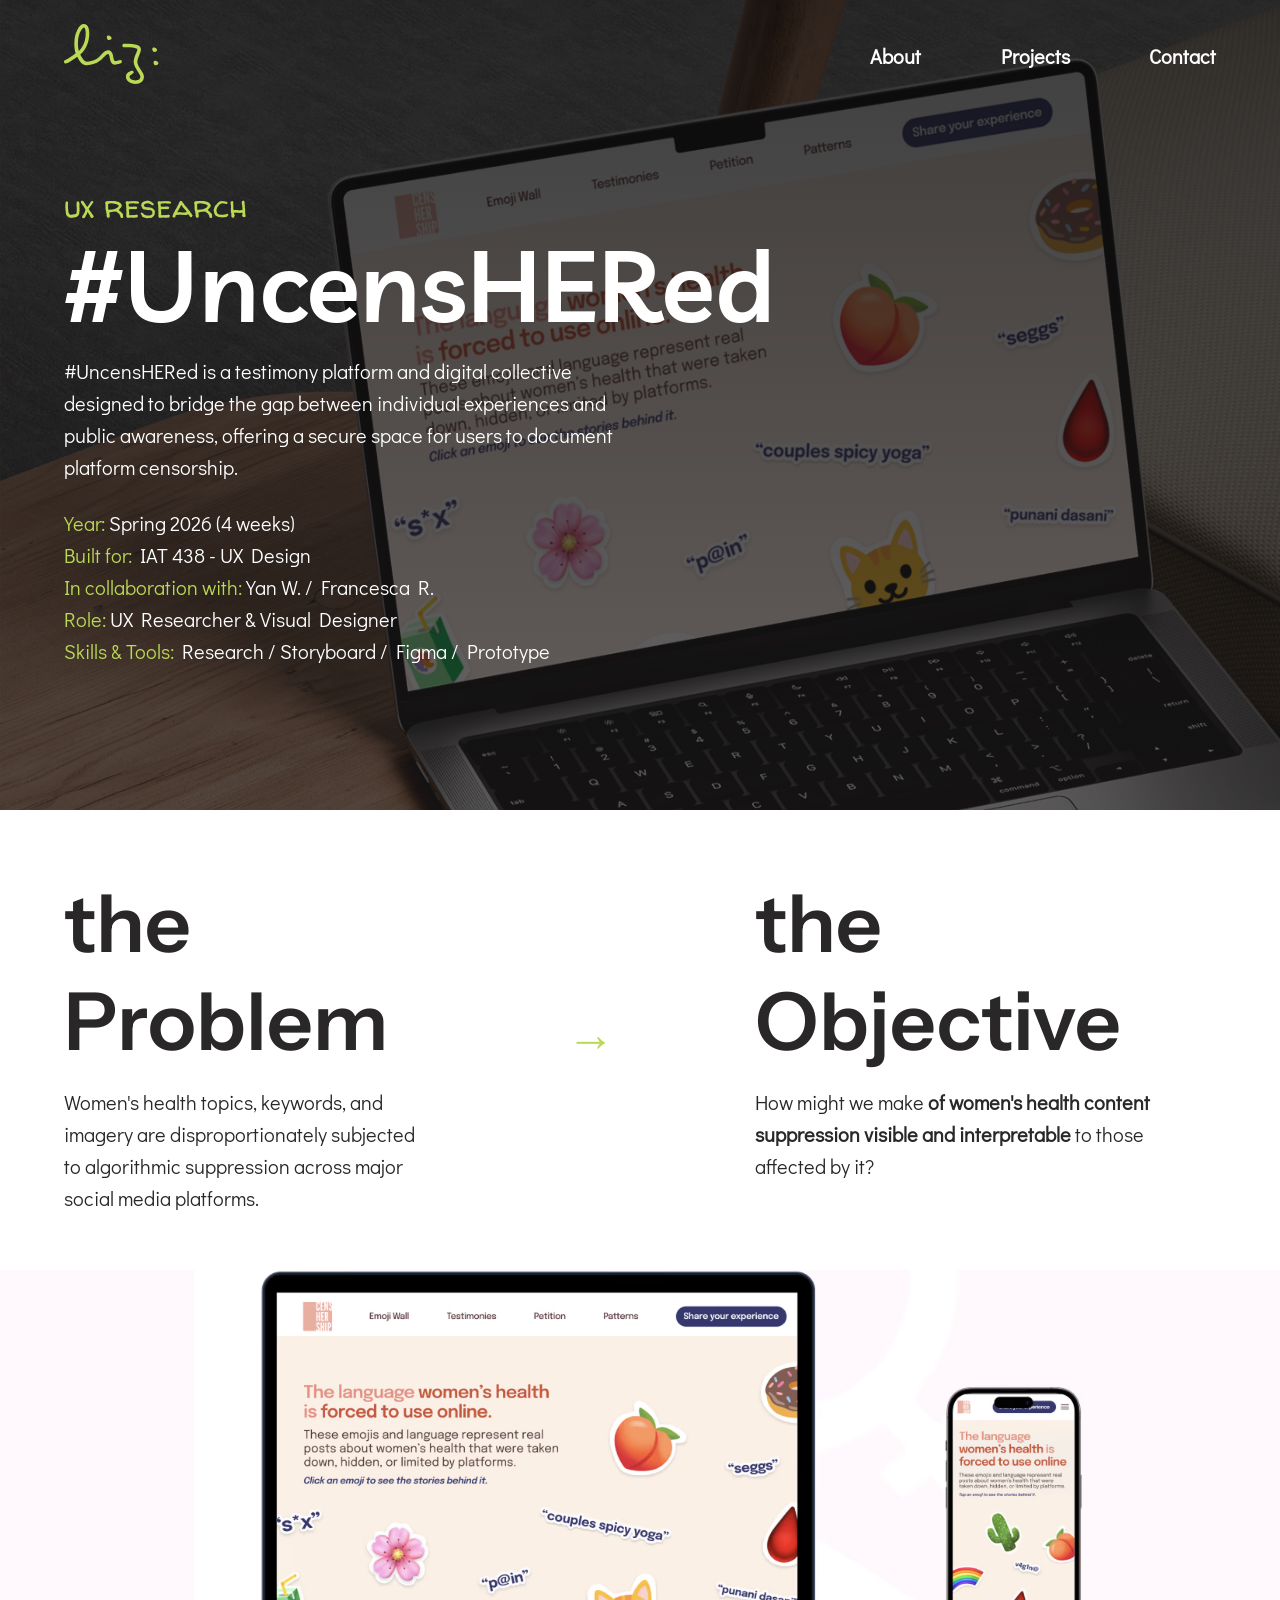
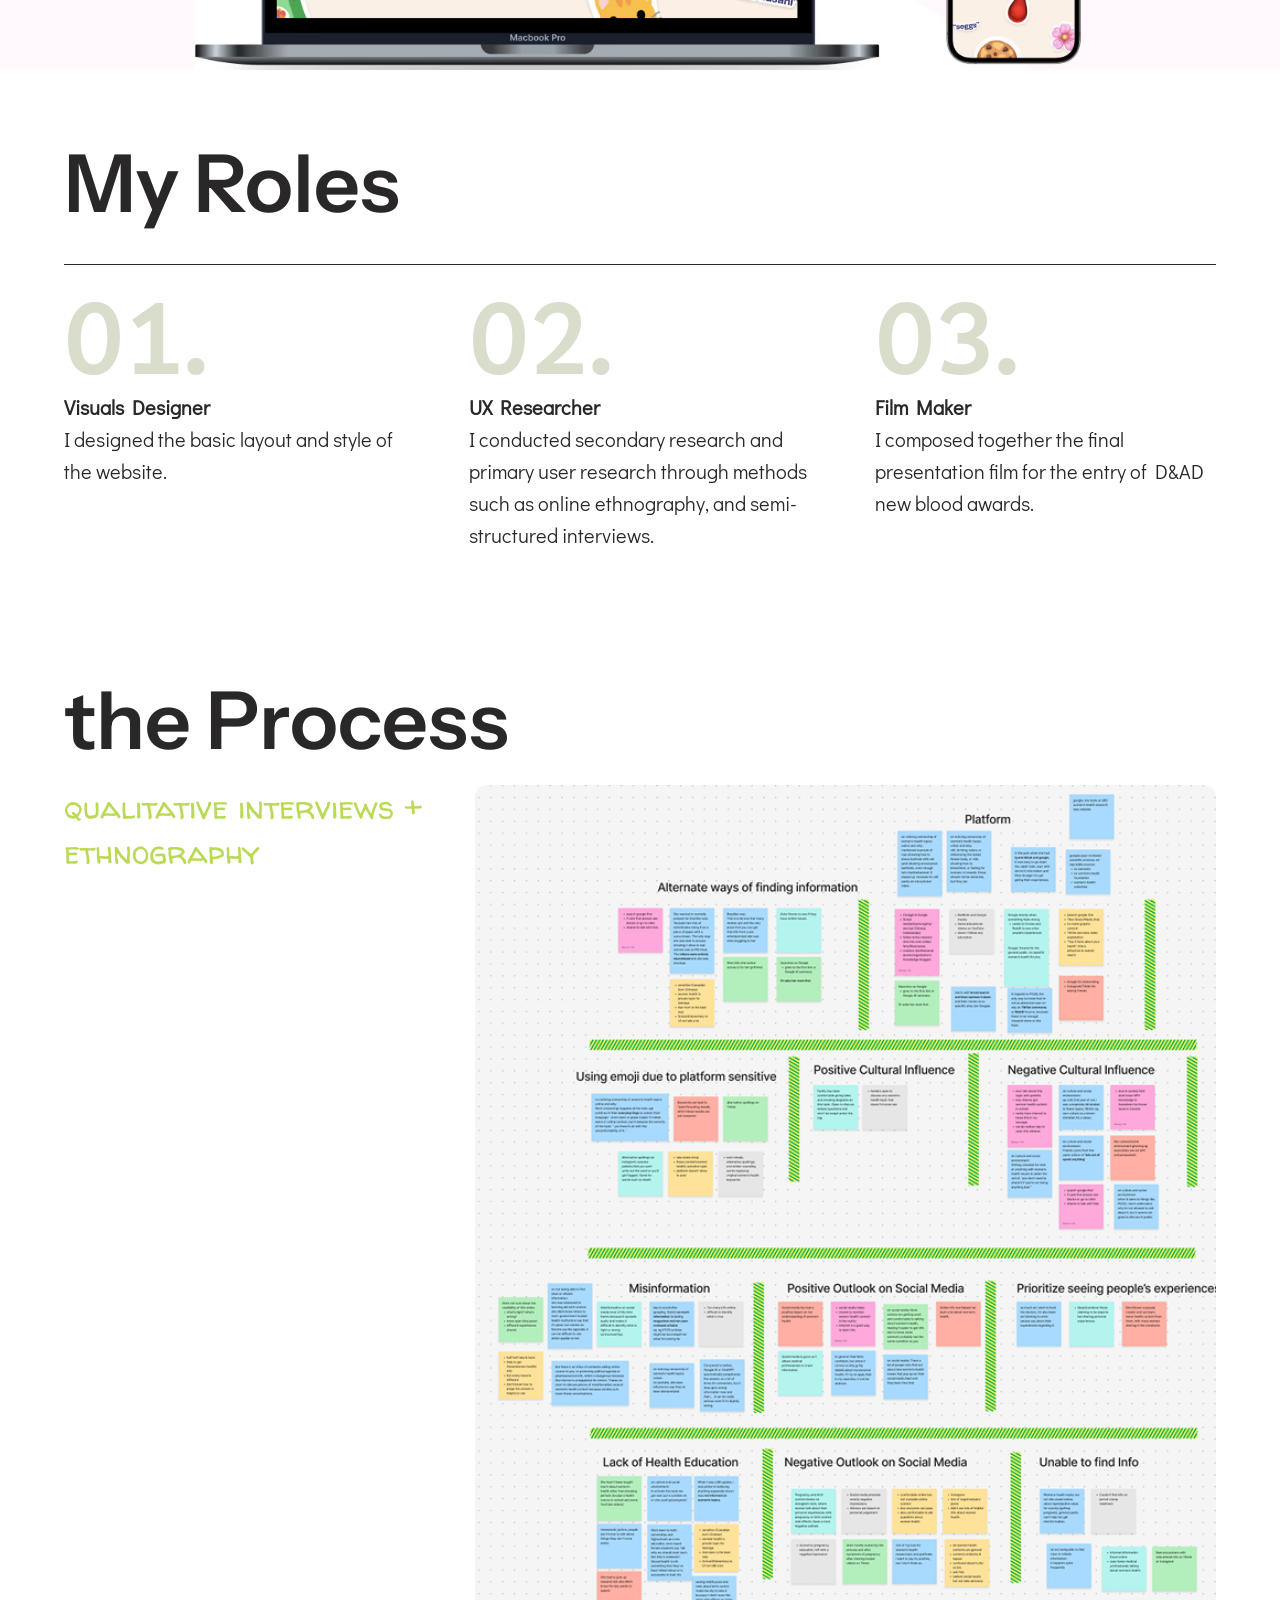
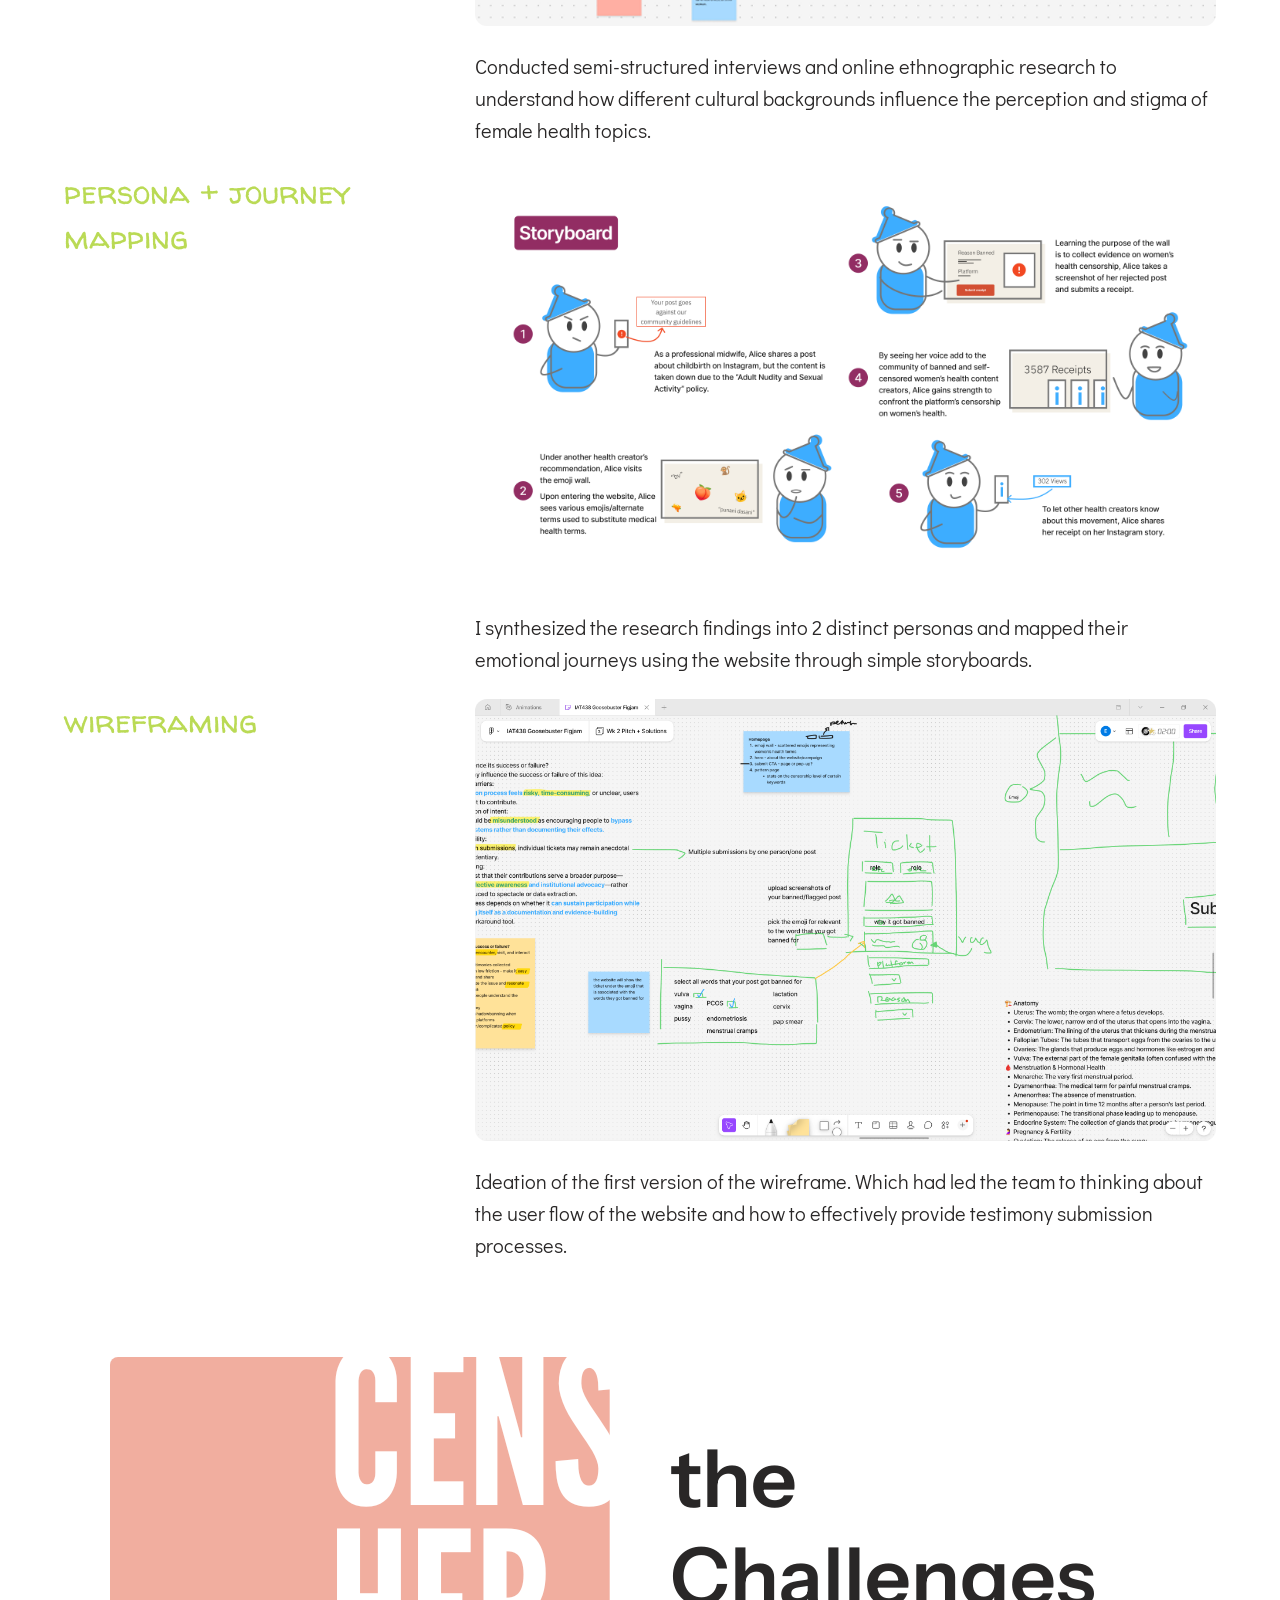
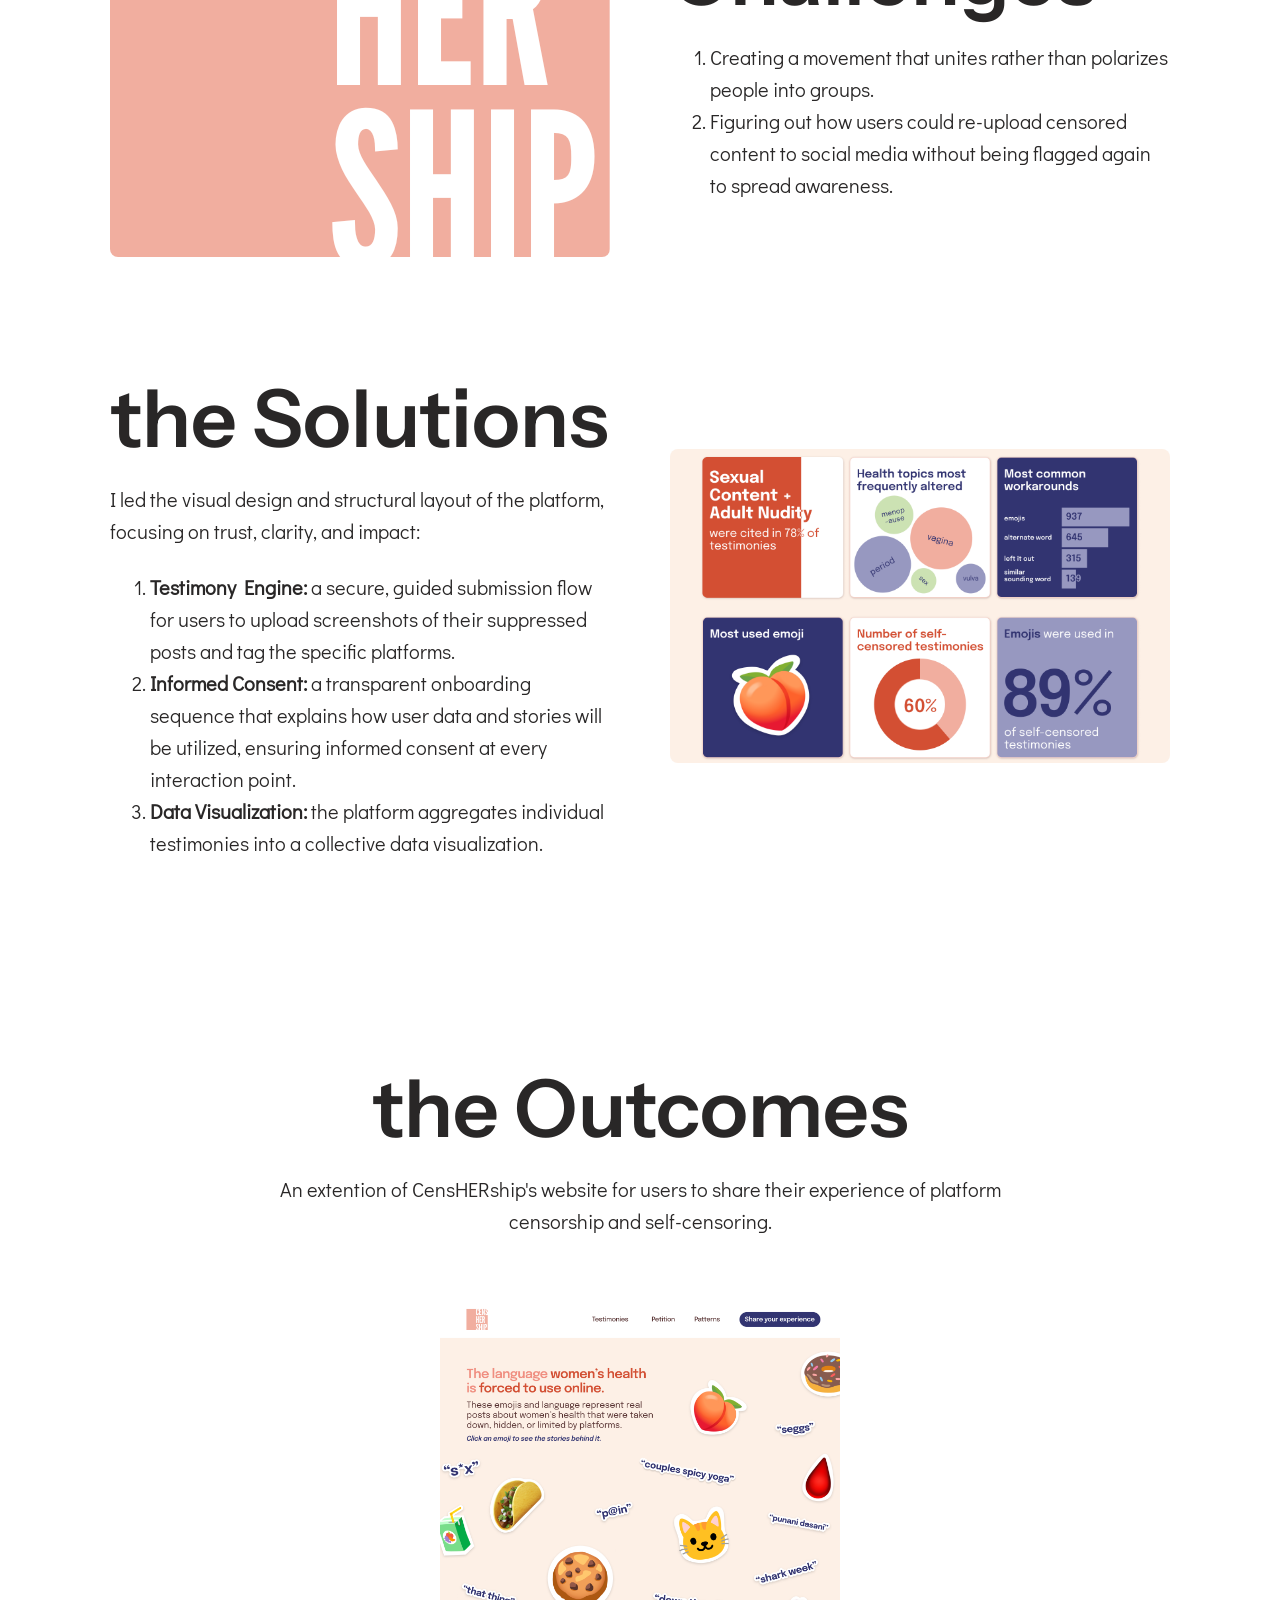
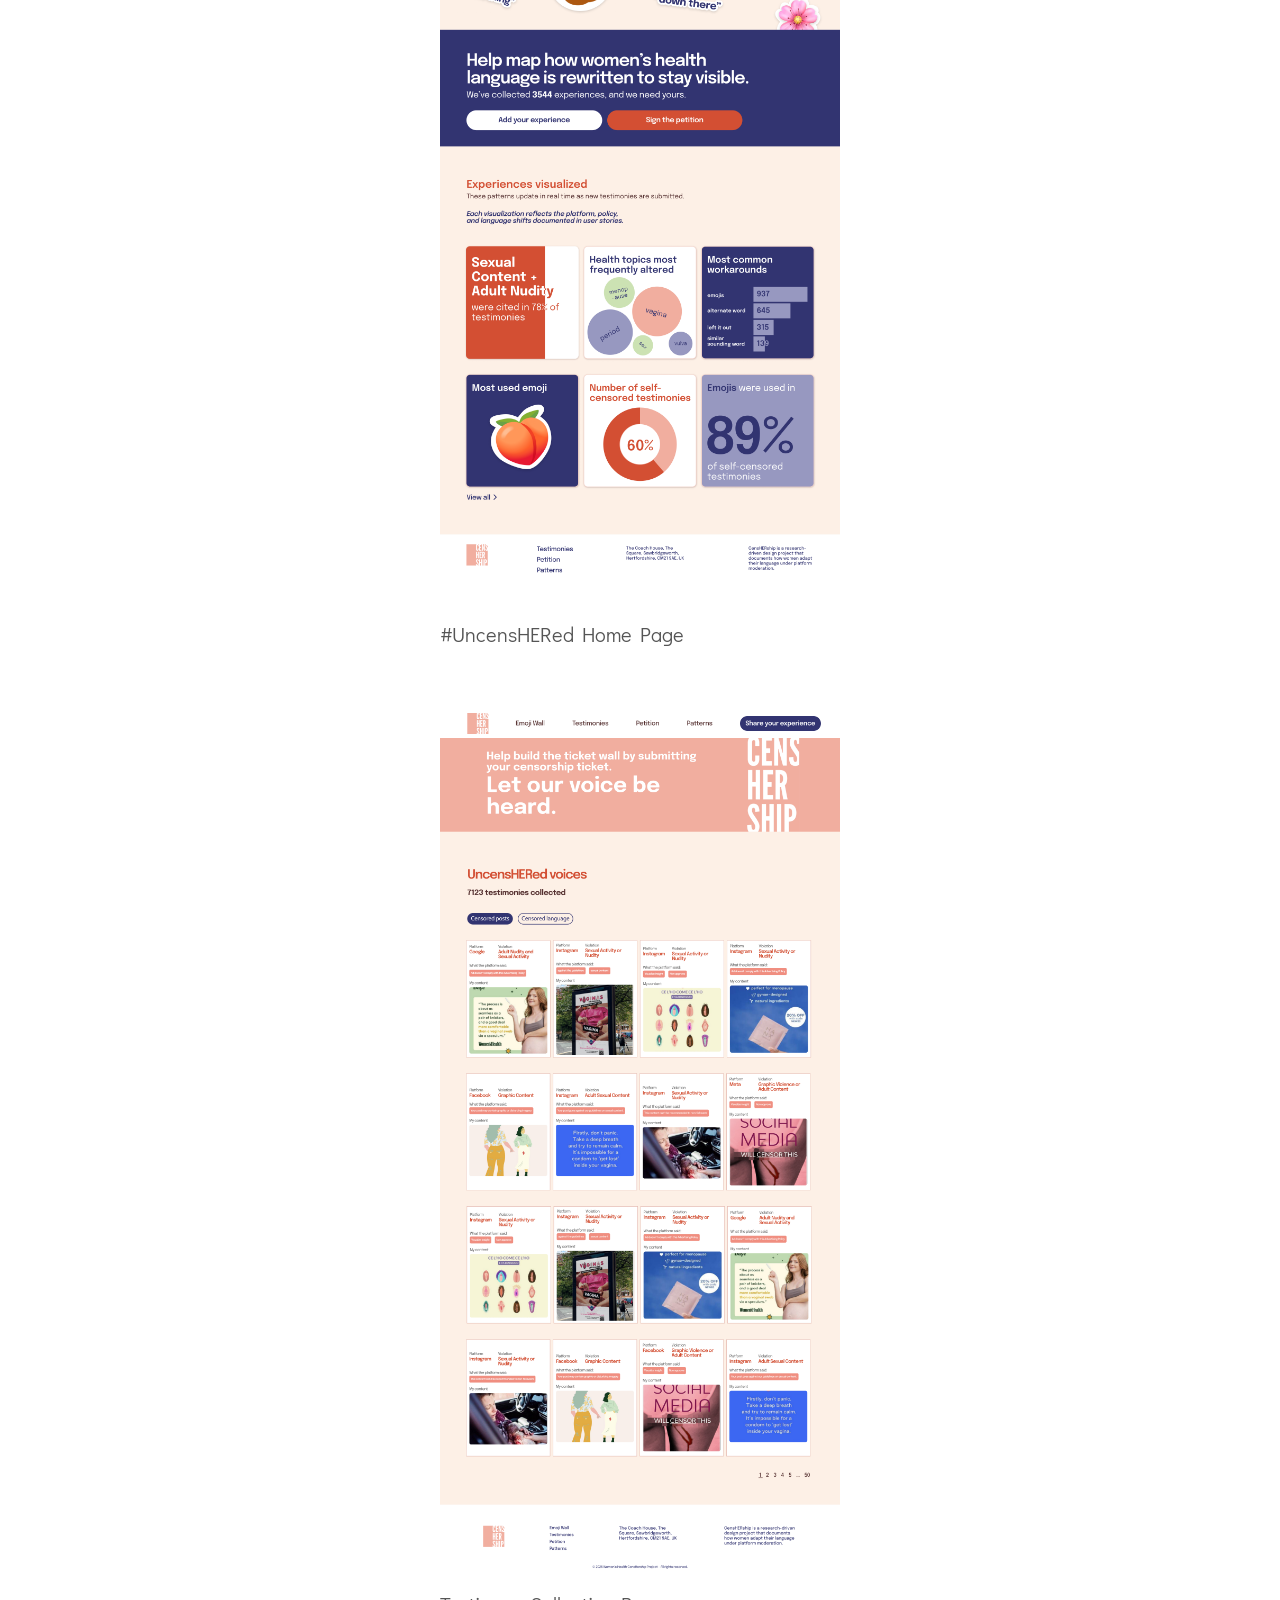
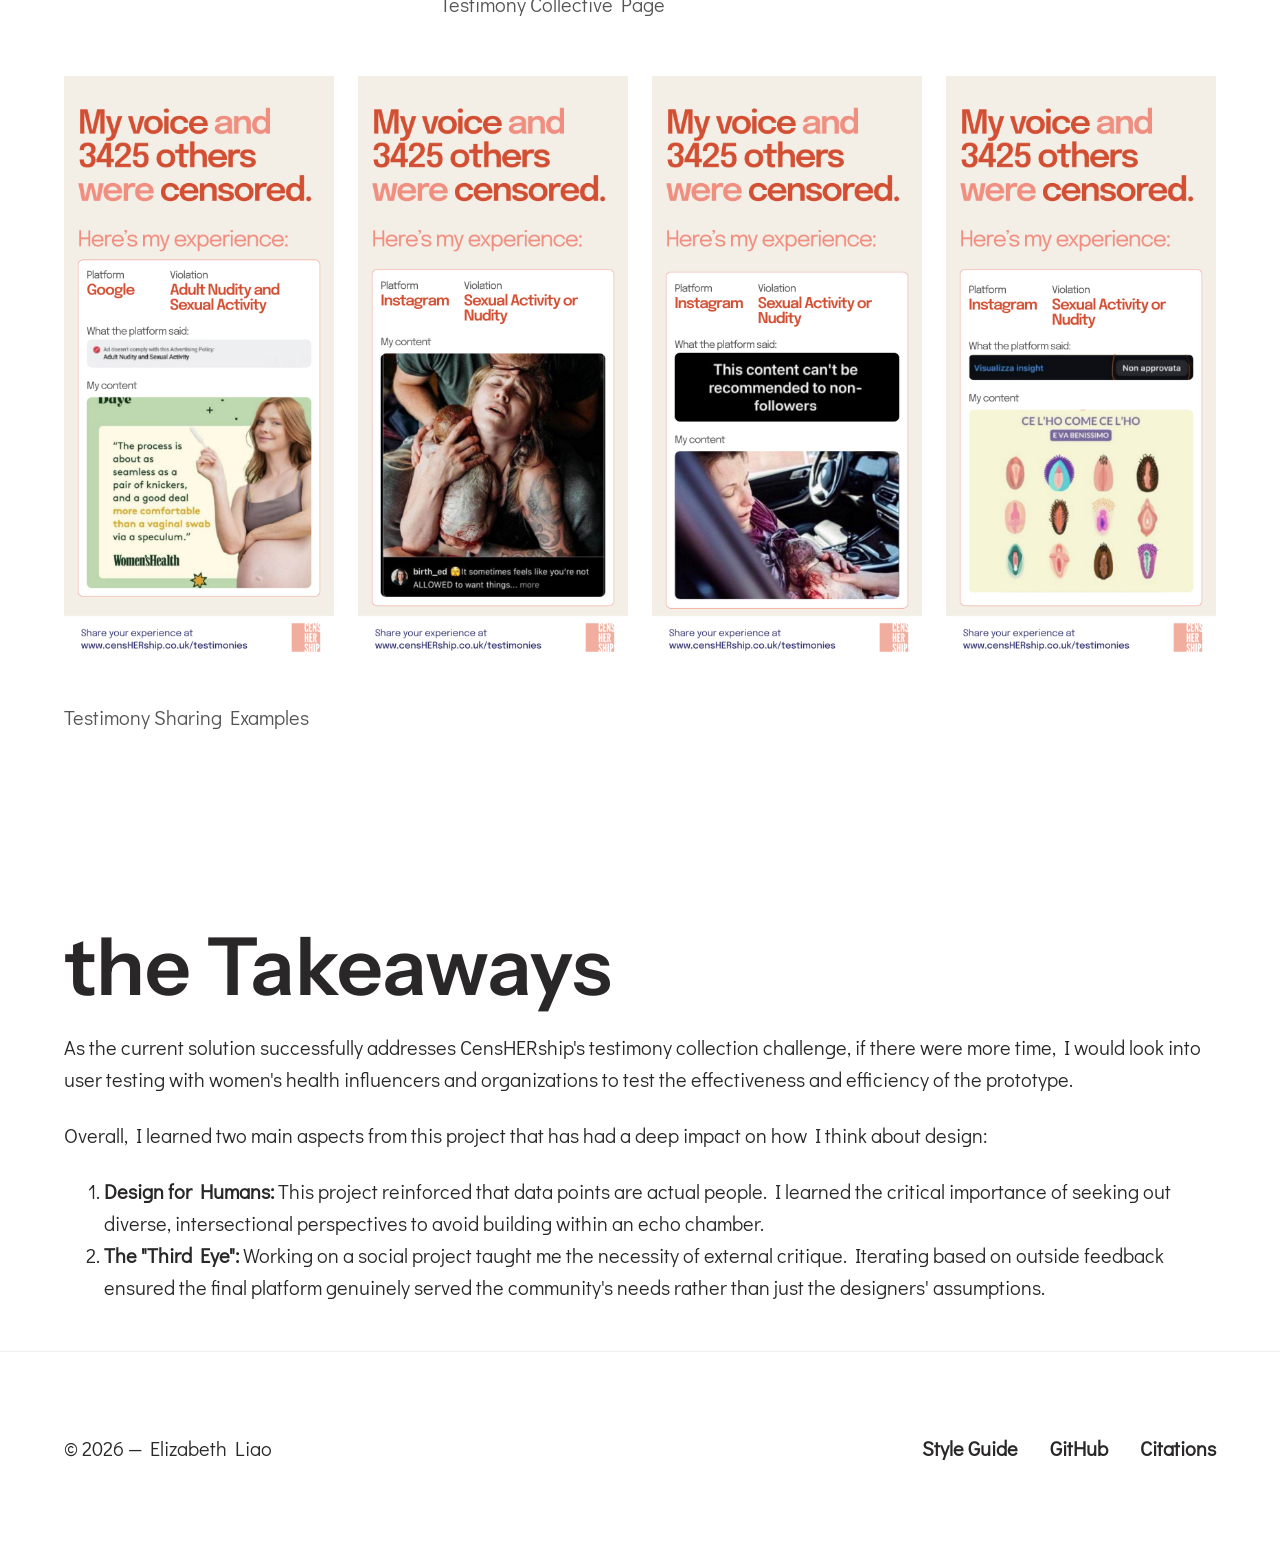
<file: projects/uncenshered.html>
<!DOCTYPE html>
<html lang="en">

<head>
    <meta charset="UTF-8">
    <meta name="viewport" content="width=device-width, initial-scale=1.0">
    <link
        href="https://fonts.googleapis.com/css2?family=Didact+Gothic&family=Instrument+Sans:ital,wght@0,400..700;1,400..700&family=Livvic:ital,wght@0,100;0,200;0,300;0,400;0,500;0,600;0,700;0,900;1,100;1,200;1,300;1,400;1,500;1,600;1,700;1,900&family=Walter+Turncoat&family=Pecita:wght@400&display=swap"
        rel="stylesheet">
    <link href="../css/main.css" rel="stylesheet">
    <link href="../css/project.css" rel="stylesheet">
    <title>Interactive Zone Map - Elizabeth Liao</title>
</head>

<body>
    <header class="project-header">
        <nav class="nav box">
            <div class="logo">
                <img src="../img/logo.svg" alt="Logo">
            </div>
            <input type="checkbox" id="menu-toggle" class="menu-checkbox">
            <label for="menu-toggle" class="hamburger">
                <span></span>
                <span></span>
                <span></span>
            </label>
            <div class="nav-link">
                <a class="box-item-nav" href="../index.html">About</a>
                <a class="box-item-nav" href="../index.html#projects">Projects</a>
                <a class="box-item-nav" href="../contacts.html">Contact</a>
            </div>
            
        </nav>
    </header>

    <main>
        <section class="uncenshered-hero-section">
            <div class="hero-content">
                <div class="hero-text">
                    <h4><span class="label">ux research</span></h4>
                    <h1 class="hero-title cens">#UncensHERed</h1>
                    <p class="hero-description">
                        #UncensHERed is a testimony platform and digital collective designed to bridge the gap between
                        individual experiences and public awareness, offering a secure space for users to document
                        platform censorship.
                    </p>

                    <div class="hero-metadata">
                        <p><span class="label">Year:</span> Spring 2026 (4 weeks)<br>
                            <span class="label">Built for:</span> IAT 438 - UX Design<br>
                            <span class="label">In collaboration with:</span> Yan W. / Francesca R.<br>
                            <span class="label">Role:</span> UX Researcher & Visual Designer<br>
                            <span class="label">Skills & Tools:</span> Research / Storyboard / Figma / Prototype
                        </p>
                    </div>
                </div>
            </div>
        </section>

        <section class="content-section">
            <div class="section-grid">
                <div class="section-col objective">
                    <h2 class="section-heading">the Problem</h2>
                    <p class="section-text">
                        Women's health topics, keywords, and imagery are disproportionately subjected to algorithmic
                        suppression across major social media platforms.
                    </p>
                </div>

                <div class="section-col arrow" aria-hidden="true">→</div>

                <div class="section-col outcome-summary">
                    <h2 class="section-heading">the Objective</h2>
                    <p class="section-text">
                        How might we make <strong> of women's health content suppression visible and
                            interpretable</strong> to
                        those affected by it?
                    </p>
                </div>
            </div>
        </section>

        <section class="outcome-example">
            <img src="../img/cens_mockup.png" alt="#UncensHERed prototype home page">
        </section>

        <section class="content-section">
            <h2 class="section-heading section-title">My Roles</h2>
            <div class="roles-grid">
                <div class="role-item">
                    <h1 class="role-number">01.</h1>
                    <p class="role-text"><strong>Visuals Designer</strong><br>I designed the basic layout and style of
                        the website.</p>
                </div>
                <div class="role-item">
                    <h1 class="role-number">02.</h1>
                    <p class="role-text"><strong>UX Researcher</strong><br>I conducted secondary research and primary
                        user research through methods such as online ethnography, and semi-structured interviews.</p>
                </div>
                <div class="role-item">
                    <h1 class="role-number">03.</h1>
                    <p class="role-text"><strong>Film Maker</strong><br>I composed together the final presentation film
                        for the entry of D&AD new blood awards.</p>
                </div>
            </div>
        </section>

        <section class="content-section">
            <h2 class="section-heading section-title">the Process</h2>

            <div class="process-container">
                <div class="process-column-left">
                    <h4>qualitative interviews +<br>ethnography</h4>
                </div>

                <div class="process-column-right">
                    <img src="../img/cens-brainstorm.png" alt="Interview insights" class="process-image">
                    <div class="process-description">
                        <p>
                            Conducted semi-structured interviews and online ethnographic research to understand how
                            different cultural backgrounds influence the perception and stigma of female health topics.
                        </p>
                    </div>
                </div>
            </div>

            <div class="process-container">
                <div class="process-column-left">
                    <h4>persona + journey mapping</h4>
                </div>

                <div class="process-column-right">
                    <img src="../img/cens-storyboard.png" alt="User Journey Storyboard" class="process-image">
                    <div class="process-description">
                        <p>
                            I synthesized the research findings into 2 distinct personas and mapped their emotional
                            journeys using the website through simple storyboards.
                        </p>
                    </div>
                </div>
            </div>

            <div class="process-container">
                <div class="process-column-left">
                    <h4>wireframing</h4>
                </div>

                <div class="process-column-right">
                    <img src="../img/cens_process.png" alt="Wireframing process" class="process-image">
                    <div class="process-description">
                        <p>
                            Ideation of the first version of the wireframe. Which had led the team to thinking about the
                            user flow of the website and how to effectively provide testimony submission processes.
                        </p>
                    </div>
                </div>
            </div>
        </section>

        <section class="challenges-container">
            <div class="challenges-row">
                <div class="challenges-image">
                    <img src="../img/censlogo.webp" alt="CensHERship logo">
                </div>
                <div class="challenges-text">
                    <h2>the Challenges</h2>
                    
                    <ol>
                        <li>Creating a movement that unites rather than polarizes people into groups.</li>
                        <li>Figuring out how users could re-upload censored content to social media without being
                            flagged again to spread awareness.</li>
                    </ol>
                   
                </div>
            </div>

            <div class="challenges-row">
                <div class="challenges-image">
                    <img src="../img/cens_solution.png" alt="Visualizations on the website made from testimonies">
                </div>
                <div class="challenges-text">
                    <h2>the Solutions</h2>
                    <p>I led the visual design and structural layout of the platform, focusing on trust, clarity, and
                        impact:</p>
                    <ol>
                        <li><strong>Testimony Engine:</strong> a secure, guided submission flow for users to upload
                            screenshots of their
                            suppressed posts and tag the specific platforms.</li>
                        <li><strong>Informed Consent:</strong> a transparent onboarding sequence that explains how user
                            data and stories
                            will be utilized, ensuring informed consent at every interaction point.</li>
                        <li><strong>Data Visualization:</strong> the platform aggregates individual testimonies into a
                            collective data
                            visualization.</li>
                    </ol>
                    
                </div>
            </div>
        </section>

        <section class="content-section">

            <div class="outcome-main">
                <h2>the Outcomes</h2>
                <div class="outcome-text">
                    <p>An extention of CensHERship's website for users to share their experience of platform censorship
                        and self-censoring.</p>
                </div>
                <div class="outcome-img web">
                    <img src="../img/cens_web.png" alt="Website home page">
                    <p>#UncensHERed Home Page</p>
                </div>
                <div class="outcome-img web">
                    <img src="../img/cens_test.png" alt="Testimony collective page">
                    <p>Testimony Collective Page</p>
                </div>
                <div class="outcome-img combo-layout">
                    <img src="../img/test1.png" alt="Testimony sharing example 1">
                    <img src="../img/test2.png" alt="Testimony sharing example 2">
                    <img src="../img/test3.png" alt="Testimony sharing example 3">
                    <img src="../img/test4.png" alt="Testimony sharing example 4">
                    <p>Testimony Sharing Examples</p>
                </div>
            </div>
        </section>

        <section class="content-section">
            <h2>the Takeaways</h2>

            <div class="takeaway-text">
                <p>As the current solution successfully addresses CensHERship's testimony collection challenge, if there
                    were more time, I would look into
                    user testing with women's health influencers and organizations to test the effectiveness and
                    efficiency of the prototype.
                </p>

                <p>Overall, I learned two main aspects from this project that has had a deep impact on how I think about
                    design:</p>
                <ol>
                    <li><strong>Design for Humans:</strong> This project reinforced that data points are actual people.
                        I learned the
                        critical importance of seeking out diverse, intersectional perspectives to avoid building within
                        an
                        echo chamber.</li>

                    <li><strong>The "Third Eye":</strong> Working on a social project taught me the necessity of
                        external critique.
                        Iterating based on outside feedback ensured the final platform genuinely served the community's
                        needs rather than just the designers' assumptions.</li>
                </ol>
            </div>
        </section>

        <footer class="main-footer">
            <p class="footer-year">© 2026 — Elizabeth Liao</p>
            <div class="footer-links">
                <a href="../styleguide.html" class="footer-link">Style Guide</a>
                <a href="https://github.com/rouyu0405/IAT339portfolio" class="footer-link">GitHub</a>
                <a href="../citations.html" class="footer-link">Citations</a>
            </div>
        </footer>
    </main>

    <script>

        const header = document.querySelector('.project-header');

        window.addEventListener('scroll', () => {
            if (window.scrollY > 50) {
                header.classList.add('scrolled');
            } else {
                header.classList.remove('scrolled');
            }
        });


        // scroll animation
        document.addEventListener('DOMContentLoaded', function () {
            const outcomeImages = document.querySelectorAll('.outcome-img');

            const observerOptions = {
                root: null,
                rootMargin: '0px',
                threshold: 0.25
            };

            const observerCallback = (entries, observer) => {
                entries.forEach(entry => {
                    if (entry.isIntersecting) {
                        entry.target.classList.add('animate-in');
                        observer.unobserve(entry.target);
                    }
                });
            };

            const observer = new IntersectionObserver(observerCallback, observerOptions);

            outcomeImages.forEach(image => {
                observer.observe(image);
            });
        });
    </script>
</body>

</html>
</file>
<file: css/main.css>
/* fonts, from: Google Fonts */
@import url('https://fonts.googleapis.com/css2?family=Didact+Gothic&family=Instrument+Sans:ital,wght@0,400..700;1,400..700&family=Livvic:ital,wght@0,100;0,200;0,300;0,400;0,500;0,600;0,700;0,900;1,100;1,200;1,300;1,400;1,500;1,600;1,700;1,900&family=Walter+Turncoat&display=swap');

* {
    box-sizing: border-box;
}

html {
    scroll-behavior: smooth;
}

body {
    background-color: #ffffff;
    color: #292727;
    padding: 3rem 5%;
    margin: 0 auto;
}

/* Text */
h1 {
    font-family: "Livvic", sans-serif;
    font-weight: 600;
    font-size: clamp(3rem, 8vw + 1rem, 6.25rem);
    color: #292727;
    margin-top: 0;
    line-height: 1.1;
}

h2 {
    font-family: "Instrument Sans", sans-serif;
    font-weight: 600;
    font-size: clamp(2rem, 5vw + 1rem, 5rem);
    color: #292727;
    margin-top: 2rem;
    margin-bottom: 1rem;
}

h3 {
    font-family: "Instrument Sans", sans-serif;
    font-weight: 500;
    font-size: clamp(2rem, 4vw + 1rem, 3.75rem);
    color: #292727;
    margin-top: 1.5rem;
}

h4 {
    font-family: "Walter Turncoat", cursive;
    font-size: clamp(1rem, 2vw + 1rem, 2rem);
    color: #BADA55;
    font-weight: 400;
    margin: 0;
}

p,
li,
a,
input,
button,
label,
legend {
    font-family: "Didact Gothic", sans-serif;
    font-size: clamp(1.1rem, 0.5vw + 1rem, 1.25rem);
    font-weight: 400;
    color: #292727;
    line-height: 1.6;
}

p {
    margin-top: 0;
    margin-bottom: 1.5rem;
}

/* Style Guide Structure */
section[id] {
    margin-bottom: 6rem;
}

.element {
    padding: 3rem 0;
    border-top: 1px solid #eaeaea;
}

code {
    background-color: #f7f7f7;
    padding: 1rem;
    display: block;
    border-radius: 8px;
    border-left: 4px solid #BADA55;
    margin-bottom: 1.5rem;
    font-family: monospace;
    font-size: 1rem;
    color: #555;
    overflow-x: auto;
}

/* Header & Nav */
header {
    margin-bottom: 5rem;
    padding-bottom: 2rem;
}

.nav.box {
    display: flex;
    width: 100%;
    justify-content: space-between;
    align-items: center;
    gap: 1rem;
    margin-top: 0.5rem;
    flex-wrap: wrap;
}

.box-item-nav {
    text-decoration: none;
    color: #292727;
    font-weight: 600;
    position: relative;
    padding: 0.5rem 0;
    display: inline-block;
}

.box-item-nav::after {
    content: '';
    position: absolute;
    width: 0;
    height: 2px;
    bottom: 0;
    left: 0;
    background-color: #BADA55;
    transition: width 0.3s ease;
    /* Animation */
}

.box-item-nav:hover::after {
    width: 100%;
}

.menu-checkbox {
    display: none;
}

.hamburger {
    display: none;
    flex-direction: column;
    gap: 5px;
    cursor: pointer;
}

.hamburger span {
    width: 25px;
    height: 3px;
    background-color: #BADA55;
    border-radius: 2px;
}

.nav-link {
    display: flex;
    justify-content: space-between;
    width: 30%;
}

/* Interactive Elements */
.text-link {
    color: #292727;
    text-decoration: none;
    background-color: #BADA55;
    padding: 0 0.25rem;
    transition: background-color 0.3s ease;
}

.text-link:hover {
    background-color: #BADA55;
    color: #ffffff;
}

.button-submit,
.button-reset {
    display: inline-block;
    padding: 0.75rem 2rem;
    color: #B2BF99;
    text-decoration: none;
    border: none;
    border-radius: 25px;
    cursor: pointer;
    transition: all 0.3s ease;
    font-family: "Didact Gothic", sans-serif;
}

.button-submit:hover,
.button-reset:hover,
.button:hover {
    background-color: #BADA55;
    color: #292727;
}

/* Styling for the image link*/
.img-link img {
    max-width: 400px;
    transition: transform 0.3s ease;
    display: block;
    height: auto;
}

.img-link img:hover {
    transform: scale(1.05);
}

/* Forms */
fieldset {
    border: 1px solid #eaeaea;
    border-radius: 12px;
    padding: 2rem;
    margin-bottom: 1.5rem;
}

legend {
    padding: 0 1rem;
    font-weight: 600;
    color: #BADA55;
}

input[type="text"],
input[type="email"] {
    width: 100%;
    max-width: 400px;
    padding: 0.75rem 1rem;
    border-radius: 8px;
    border: 1px solid #ccc;
    margin-top: 0.5rem;
    margin-bottom: 1rem;
    font-family: "Didact Gothic", sans-serif;
    transition: border-color 0.3s ease;
}

input[type="text"]:focus,
input[type="email"]:focus {
    outline: none;
    border-color: #BADA55;
}

input[type="radio"] {
    accent-color: #BADA55;
    margin-right: 0.5rem;
}

label {
    display: block;
    margin-bottom: 0.5rem;
    cursor: pointer;
}

.radio-input label {
    display: inline-flex;
    align-items: center;
    margin-right: 1.5rem;
}

/* Combined Elements */
/* Project Card */
.project-card {
    position: relative;
    width: 100%;
    max-width: 1100px;
    margin-bottom: 6rem;
    overflow: hidden;
    border-radius: 10px;
    background-color: #f9f9f9;
}

.project-card img {
    display: block;
    width: 100%;
    height: 600px;
    object-fit: cover;
    transition: transform 0.6s cubic-bezier(0.25, 1, 0.5, 1);
}

.project-card:hover img {
    transform: scale(1.05);
}

.card-overlay {
    position: absolute;
    inset: 0;
    /* shorthand for top/bottom/left/right: 0 */
    display: flex;
    flex-direction: column;
    justify-content: flex-end;
    padding: 3rem;
    text-decoration: none;
    opacity: 0.95;
    transition: opacity 0.3s ease;
}

.overlay-content {
    max-width: 600px;
    transform: translateY(20px);
    transition: transform 0.4s ease;
}

.project-card:hover .overlay-content {
    transform: translateY(0);
}

.project-title {
    color: #ffffff;
    margin-bottom: 1rem;
}

.project-description {
    color: rgba(255, 255, 255, 0.9);
    margin-bottom: 2rem;
    padding-left: 0;
}

.view-project {
    color: #BADA55;
}

.project-tags {
    position: absolute;
    top: 30px;
    left: 30px;
    z-index: 5;
    display: flex;
    align-items: center;
    gap: 15px;
}

.project-tags .category {
    color: white;
    padding: 5px 15px;
}

/* Process Section */
.process-container {
    display: flex;
    gap: 40px;
    align-items: flex-start;
    max-width: 1200px;
    /* limit the width for readability*/
    margin: 0 auto;
    font-family: sans-serif;
}

.process-column-left {
    flex: 1;
}

.process-column-right {
    flex: 2;
    display: flex;
    flex-direction: column;
}

.process-image {
    width: 100%;
    height: auto;
    border-radius: 12px;
    margin-bottom: 24px;
}

.process-description {
    text-align: left;
}

/* Challenges Section */
.challenges-container {
    max-width: 1100px;
    margin: 0 auto;
    padding: 40px 20px;
    font-family: sans-serif;
}

.challenges-row {
    display: flex;
    align-items: center;
    gap: 60px;
    margin-bottom: 80px;
}

.challenges-row:nth-child(even) {
    flex-direction: row-reverse;
    /* Select every second row and reverse the order */
}

.challenges-image,
.challenges-text {
    flex: 1;
}

.challenges-image img {
    width: 100%;
    height: auto;
    display: block;
    border-radius: 8px;
}

/* Roles Section */
.roles-grid {
    display: grid;
    grid-template-columns: repeat(3, 1fr);
    gap: 4rem;
    border-top: 1px solid #292727;
    padding-top: 1rem;
    margin-top: 2rem;
}

.role-number {
    color: #B2BF99;
    opacity: 0.5;
    margin: 0;
}

/* Footer*/
.main-footer {
    padding: 5rem 5%;
    display: flex;
    justify-content: space-between;
    align-items: center;
    border-top: 1px solid #eee;
}

.footer-year {
    margin: 0;
}

.footer-links {
    display: flex;
    gap: 2rem;
}

.footer-link {
    color: #292727;
    text-decoration: none;
    font-weight: 600;
    transition: color 0.3s ease;
}

.footer-link:hover {
    color: #BADA55;
}

/* Media Queries */
@media (max-width: 1200px) {

    /* Challenges Grid */
    .challenges-container {
        max-width: 900px;
    }
}

@media (max-width: 768px) {

    /* Header */
    .hamburger {
        display: flex;
    }

    .nav-link {
        display: none;
        flex-direction: column;
        width: 100%;
        background-color: #ffffff;
        position: absolute;
        top: 60px;
        left: 0;
        padding: 1rem;
        border-bottom: 2px solid #BADA55;
        z-index: 10;
    }

    .menu-checkbox:checked~.nav-link {
        display: flex;
    }

    .box-item-nav {
        width: 100%;
        padding: 1rem 0;
        color: #292727 !important; 
    }

    /* Project Card */
    .project-card img {
        height: 500px;
    }

    .card-overlay {
        padding: 2rem;
    }

    /* Process Chunk*/
    .process-container {
        flex-direction: column;
        gap: 1.5rem;
    }

    .process-image {
        width: 70%;
    }

    /* Challenges Grid */
    .challenges-container {
        max-width: 600px;
    }

    .challenges-row,
    .challenges-row:nth-child(even) {
        flex-direction: column;
        gap: 1.5rem;
        margin-bottom: 3.5rem;
    }

    .challenges-image img {
        max-width: 300px;
    }

    /* Roles Section */
    .roles-grid {
        grid-template-columns: 1fr;
        /* 3 columns to 1 */
        gap: 2.5rem;
        /* reduced gap */
        padding-top: 2rem;
    }

    /* Footer */
    .main-footer {
        flex-direction: column;
        gap: 2rem;
        text-align: center;
        padding: 4rem 5%;
    }

    .footer-links {
        flex-direction: row;
        justify-content: center;
        flex-wrap: wrap;
        gap: 1.5rem;
    }
}

@media (max-width: 480px) {

    /* Footer */
    .footer-links {
        flex-direction: column;
        gap: 1rem;
    }
}
</file>
<file: css/pages.css>
/* ABOUT PAGE */
body {
    margin: 0 auto;
}

header {
    margin-bottom: 0;
    padding-bottom: 0;
}

main {
    display: flex;
    flex-direction: column;
    align-items: center; 
    width: 100%;
}

/* Hero Section */
.hero {
    display: grid;
    grid-template-columns: repeat(12, 1fr);
    grid-column-gap: 1rem;
    min-height: 60vh;
    align-content: center;
    width: 100%;
}

.hero-hello {
    grid-column: 3 / -1;
    text-align: left;
    margin-bottom: 2.5rem;
}

.hero-name {
    grid-column: 3 / 11; 
    text-align: left;
    margin: 0;
    white-space: nowrap;
}

.hero-subtitle {
    grid-column: 1 / 11;
    text-align: right;
    margin-top: 2rem;
}

.hero-subtitle h3 {
    margin-bottom: 0;
}

.about {
    display: flex;
    align-items: center;
    justify-content: space-between;
    gap: 4rem;
    margin: 6rem 0;
    width: 100%;
    max-width: 1100px;
}

.about-text {
    flex: 1;
}

.about-image {
    flex: 1;
    display: flex;
    justify-content: center;
}

.about-image img {
    max-width: 100%;
    height: auto;
    border-radius: 15px;
}

.projects {
    width: 100%;
    display: flex;
    flex-direction: column;
    align-items: center;
}


/* --- Contact Page --- */
.contact-main {
    width: 100%;
    max-width: 1100px;
    margin: 0 auto;
    padding: 8rem 5% 4rem 5%;
}

.title-section {
    width: 100%;
    margin-bottom: 3rem;
}

.contact-section {
    display: flex;
    justify-content: space-between;
    align-items: flex-start;
    gap: 4rem;
    width: 100%;
    margin-bottom: 4rem;
}

.contact-left {
    flex: 1;
}

.contact-right {
    flex: 1;
    display: flex;
    justify-content: flex-end;
}

.contact-img img {
    max-width: 100%;
    height: auto;
    border-radius: 10px;
    display: block;
}



@media (max-width: 768px) {
    /*Hero Section */
    .hero {
        display: flex;
        flex-direction: column;
        align-items: flex-start;
        min-height: 50vh;
    }

    .hero-hello {
        grid-column: 1 / -1;
        text-align: left;
        width: 100%;
    }
 
    .hero-name {
        grid-column: 1 / -1;
        text-align: center;
        width: 100%;
    }

    .hero-subtitle {
        grid-column: 1 / -1;
        text-align: right;
        width: 100%;
        margin-top: 1rem;
    }
    
    /*About Stack*/
    .about {
        flex-direction: column;
        text-align: left;
        gap: 2rem;
        margin: 3rem;
        align-items: center;
        max-width: 80%;
    }

    .about-text h2 {
        margin-top: 0;
    }

    .about-image {
        width: 100%;
        max-width: 300px;
    }

    .projects-heading {
        margin-top: 6rem;
    }

    /*Contact Section*/
    .contact-section {
        flex-direction: column;
        gap: 2rem;
    }

    .contact-right {
        justify-content: center;
        order: -1;
    }

    .contact-main {
        padding-top: 6rem;
    }
    
}
</file>
<file: css/project.css>
* {
    box-sizing: border-box;
}

body {
    margin: 0;
    padding: 0;
}

/* Navigation */
.project-header a {
    color: white;
    text-decoration: none;
}

.project-header {
    position: fixed;
    top: 0;
    left: 0;
    width: 100%;
    z-index: 1000;
    padding: 1rem 5%;
    background: transparent;
    transition: background-color 0.3s ease, box-shadow 0.3s ease, padding 0.3s ease;
    display: flex;
    justify-content: space-between;
    align-items: center;
}

/* The state after scrolling */
.project-header.scrolled {
    background-color: rgba(255, 255, 255, 0.95);
    backdrop-filter: blur(10px);
    padding: 0.4rem 5%;
    box-shadow: 0 4px 10px rgba(0, 0, 0, 0.1);
}

.project-header.scrolled a {
    color: #292727;
}

/* Hero Section */
.translink-hero-section {
    position: relative;
    min-height: 90vh;
    width: 100%;
    background: linear-gradient(rgba(0, 0, 0, 0.5), rgba(0, 0, 0, 0.2)), url('../img/translink-hero.png');
    background-size: cover;
    background-position: center;
    display: flex;
    align-items: center;
    padding: 8rem 5% 4rem 5%;
}

.uncenshered-hero-section {
    position: relative;
    min-height: 90vh;
    width: 100%;
    background: linear-gradient(rgba(0, 0, 0, 0.5), rgba(0, 0, 0, 0.2)), url('../img/uncenshered_hero.png');
    background-size: cover;
    background-position: center;
    display: flex;
    align-items: center;
    padding: 8rem 5% 4rem 5%;
}

.hero-content {
    max-width: 1200px;
    margin: 0 auto;
    width: 100%;
    display: grid;
    grid-template-columns: repeat(12, 1fr);
}

.hero-text {
    grid-column: 1 / 7;
}

.hero-text p,
.hero-title {
    color: white;
}

.hero-title {
    margin: 0;
    margin-bottom: 1rem;
}

.label {
    color: #BADA55;
}

/* Outcome */
.content-section,
.outcome,
.takeaway {
    padding: 2rem 5%;
    max-width: 1400px;
    margin: 0 auto;
}

.section-grid {
    display: grid;
    grid-template-columns: repeat(12, 1fr);
    gap: 2rem;
    align-items: start;
}

.section-col.objective {
    grid-column: 1 / 5;
}

.section-col.arrow {
    grid-column: 6;
    text-align: center;
    font-size: 3rem;
    color: #BADA55;
    align-self: center;
    line-height: 1;
}

.section-col.outcome-summary {
    grid-column: 8 / 13;
}

.outcome-example {
    width: 100vw;
    position: relative;
    left: 50%;
    right: 50%;
    margin-left: -50vw;
    margin-right: -50vw;
    overflow: hidden;
}

.outcome-example img {
    width: 100%;
    height: 400px;
    object-fit: cover;
    display: block;
}

/* Outcomes */
.outcome-main {
    display: flex;
    flex-direction: column;
    align-items: center;
    text-align: center;
}

.outcome-text p {
    max-width: 800px;
    margin: 0 auto 4rem auto;
}

.outcome-img {
    width: 100%;
    max-width: 800px;
    display: flex;
    flex-direction: column;
    align-items: flex-start;
    margin-bottom: 2rem;
}

.outcome-img img {
    width: 100%;
    height: auto;
    display: block;
}

.outcome-img p {
    /* caption */
    text-align: left;
    margin-top: 1rem;
    color: #555;
    /* softer gray to differentiate from main body */
    width: 100%;
}

/* For UncensHERed page only */
.outcome-img.web {
    max-width: 400px;
}

.outcome-img.combo-layout {
    display: grid;
    grid-template-columns: repeat(4, 1fr);
    gap: 1.5rem;
    width: 100%;
    max-width: 1200px;
    margin: 0 auto 4rem auto;
}

.outcome-img.combo-layout img {
    width: 100%;
    height: auto;
    object-fit: cover;
    display: block;
}

.outcome-img.combo-layout p {
    grid-column: 1 / -1;
    text-align: left;
    margin-top: 1rem;
    color: #555;
}

.takeaway-text {
    max-width: 1200px;
}

.challenges-image.ella {
    display: flex;
    justify-content: center;
    /* Centers the image within the container */
}

.challenges-image.ella img {
    width: auto;
    max-height: 600px;
}

/*  Scroll-in Animation*/
/* Base state*/
.outcome-img {
    opacity: 0;
    transform: translateY(25px);
    transition: opacity 0.7s ease-out, transform 0.7s ease-out;
    will-change: opacity, transform;
}

/* Active state*/
.outcome-img.animate-in {
    opacity: 1;
    transform: translateY(0);
}


@media (max-width: 1200px) {

    /* Padding */
    .content-section,
    .outcome,
    .takeaway {
        padding: 1.5rem 5%;
    }

    /* Hero Section  */
    .hero-text {
        grid-column: 1 / 8;
    }

    /*Objective*/
    .section-col.objective {
        grid-column: 1 / 6;
    }

    .section-col.arrow {
        grid-column: 6;
    }

    .section-col.outcome-summary {
        grid-column: 7 / 13;
    }

    /* Roles */
    .roles-grid {
        gap: 1.5rem;
    }

    /* Process & Challenges*/
    .process-container,
    .challenges-row {
        gap: 2rem;
    }
}

@media (max-width: 768px) {

    /* Hero Section */
    .translink-hero-section {
        height: auto;
        min-height: 85vh;
        padding-top: 8rem;
        padding-bottom: 4rem;
    }

    .hero-text {
        grid-column: 1 / -1;
    }

    .outcome-example img {
        height: 250px;
    }

    .section-grid {
        grid-template-columns: 1fr;
        gap: 1.5rem;
    }

    .section-col.objective,
    .section-col.outcome-summary {
        grid-column: 1 / -1;
    }

    .section-col.arrow {
        grid-column: 1 / -1;
        transform: rotate(90deg);
        margin: 1rem 0;
        line-height: 1;
    }

    /* Outcome Section */
    .outcome-main {
        flex-direction: column;
        align-items: center;
        padding: 4rem 5%;
    }

    .outcome-img {
        width: 100%;
        max-width: 100%;
        margin-bottom: 0;
    }

    .outcome-text p {
        max-width: 100%;
        margin-bottom: 3rem;
        text-align: left;
    }

    /* For UncensHERed page only */
    .outcome-img.combo-layout {
        grid-template-columns: repeat(2, 1fr);
        max-width: 500px;
    }
}

@media (max-width: 480px) {

    .outcome-main {
        margin-top: 0;
    }

    .outcome-img p {
        padding: 0 5%;
        margin-top: 0.1rem;
    }

}
</file>
